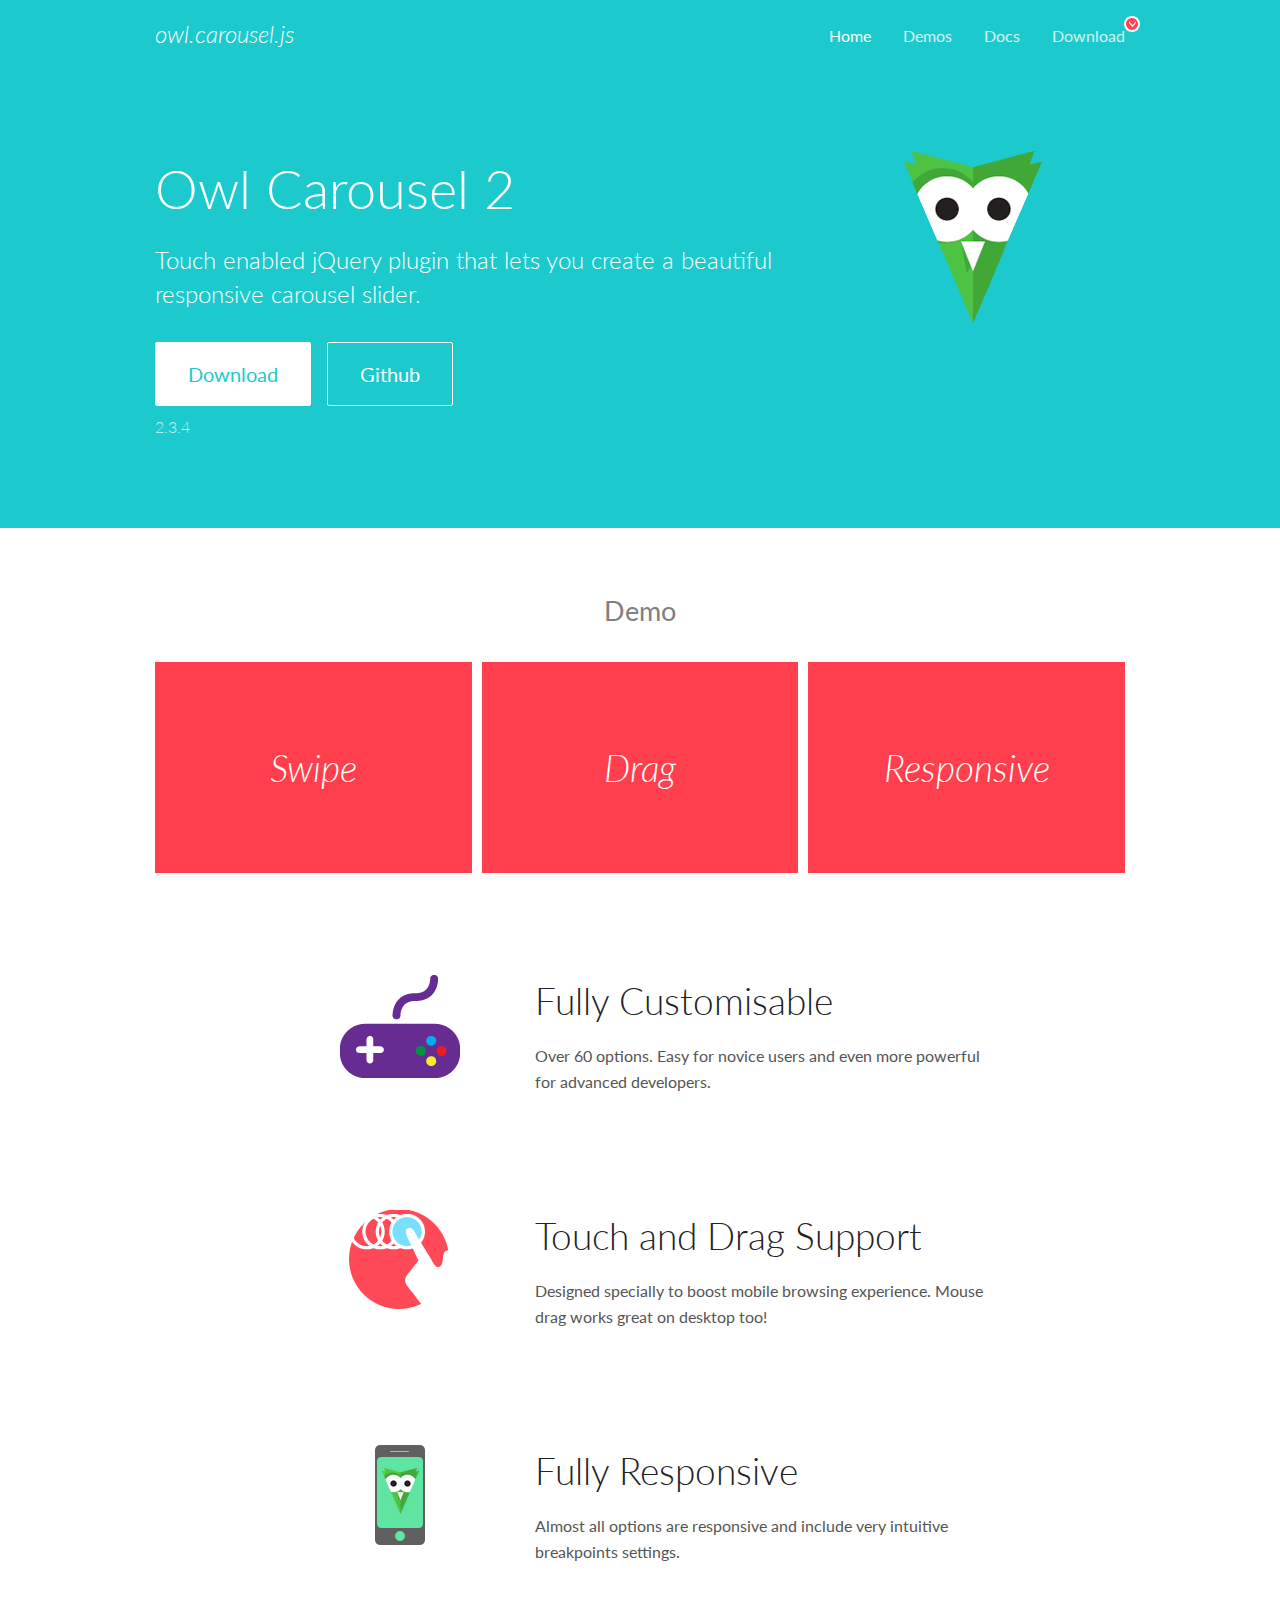
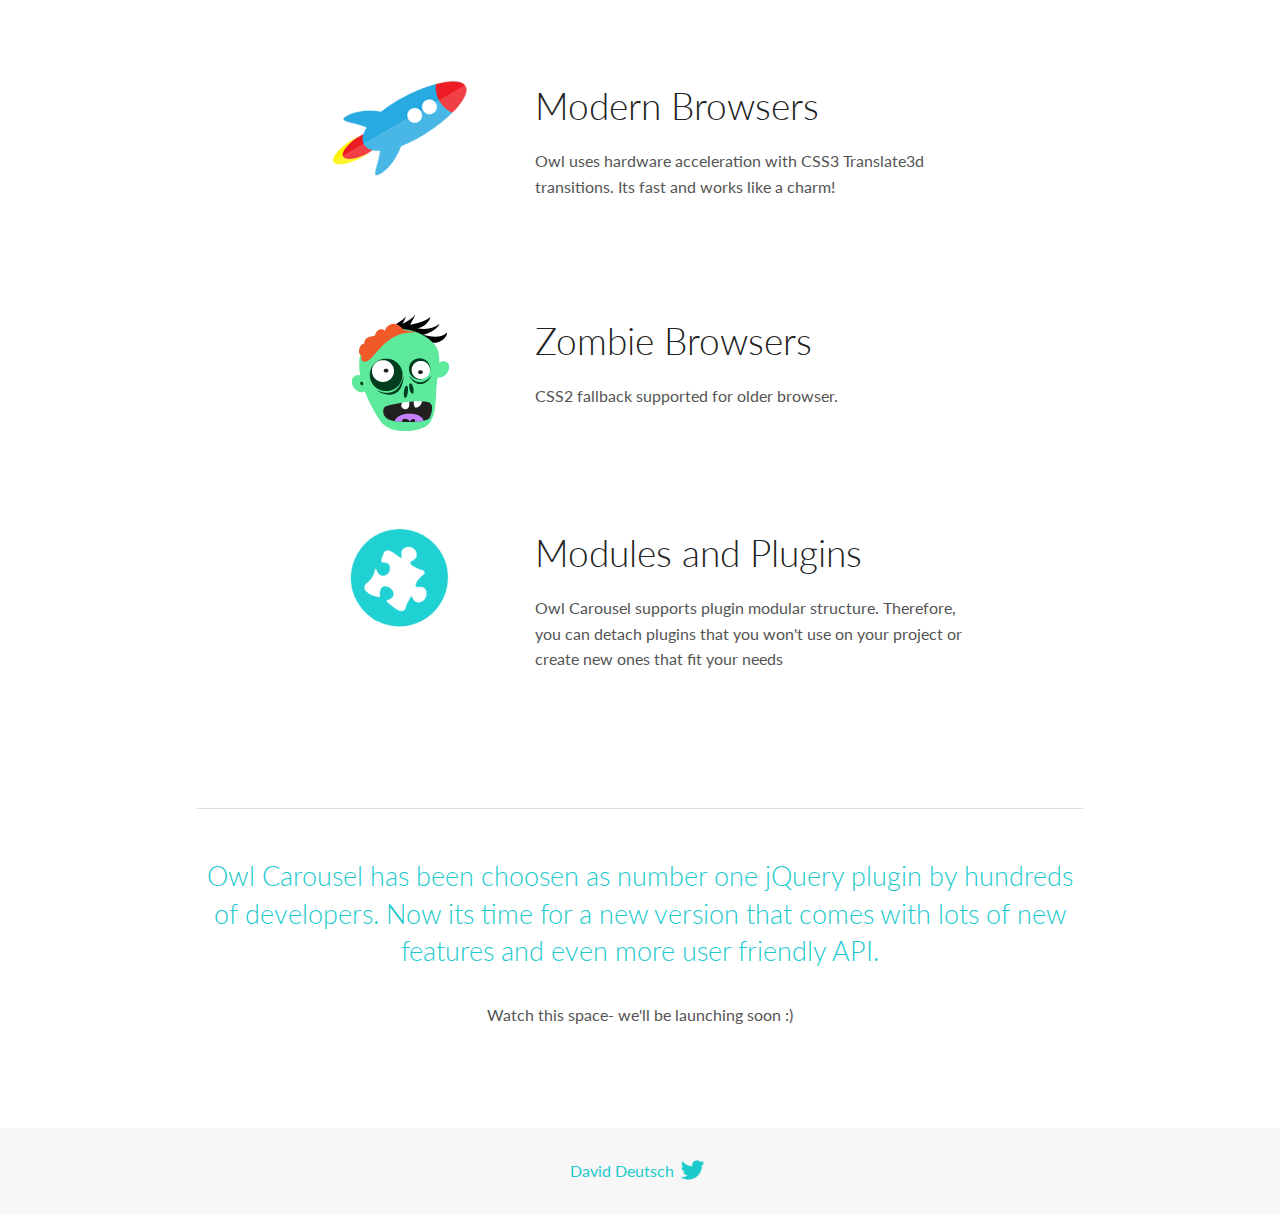
<file: owlcarousel/docs/index.html>
<!DOCTYPE html>
<html lang="en">
  <head>

    <!-- head -->
    <meta charset="utf-8">
    <meta name="msapplication-tap-highlight" content="no" />
    <meta name="viewport" content="width=device-width, initial-scale=1.0" />
    <meta name="description" content="Touch enabled jQuery plugin that lets you create beautiful responsive carousel slider.">
    <meta name="author" content="David Deutsch">
    <title>
      Home | Owl Carousel | 2.3.4
    </title>

    <!-- Stylesheets -->
    <link href='https://fonts.googleapis.com/css?family=Lato:300,400,700,400italic,300italic' rel='stylesheet' type='text/css'>
    <link rel="stylesheet" href="assets/css/docs.theme.min.css">

    <!-- Owl Stylesheets -->
    <link rel="stylesheet" href="assets/owlcarousel/assets/owl.carousel.min.css">
    <link rel="stylesheet" href="assets/owlcarousel/assets/owl.theme.default.min.css">

    <!-- HTML5 shim and Respond.js IE8 support of HTML5 elements and media queries -->

    <!--[if lt IE 9]>
      <script src="https://oss.maxcdn.com/libs/html5shiv/3.7.0/html5shiv.js"></script>
      <script src="https://oss.maxcdn.com/libs/respond.js/1.3.0/respond.min.js"></script>
    <![endif]-->

    <!-- Favicons -->
    <link rel="apple-touch-icon-precomposed" sizes="144x144" href="assets/ico/apple-touch-icon-144-precomposed.png">
    <link rel="shortcut icon" href="assets/ico/favicon.png">
    <link rel="shortcut icon" href="favicon.ico">

    <!-- Yeah i know js should not be in header. Its required for demos.-->

    <!-- javascript -->
    <script src="assets/vendors/jquery.min.js"></script>
    <script src="assets/owlcarousel/owl.carousel.js"></script>
  </head>
  <body>

    <!-- header -->
    <header class="header">
      <div class="row">
        <div class="large-12 columns">
          <div class="brand left">
            <h3>
              <a href="/OwlCarousel2/">owl.carousel.js</a> 
            </h3>
          </div>
          <a id="toggle-nav" class="right">
            <span></span> <span></span> <span></span> 
          </a> 
          <div class="nav-bar">
            <ul class="clearfix">
              <li class="active">
                <a href="/OwlCarousel2/index.html">Home</a> 
              </li>
              <li> <a href="/OwlCarousel2/demos/demos.html">Demos</a>  </li>
              <li> <a href="/OwlCarousel2/docs/started-welcome.html">Docs</a>  </li>
              <li>
                <a href="https://github.com/OwlCarousel2/OwlCarousel2/archive/2.3.4.zip">Download</a> 
                <span class="download"></span> 
              </li>
            </ul>
          </div>
        </div>
      </div>
    </header>

    <!-- home panel -->
    <section id="hero">
      <div class="row">
        <div class="large-8 medium-8 columns">
          <h1>Owl Carousel 2</h1>
          <h4>Touch enabled jQuery plugin that lets you create a beautiful responsive carousel slider.</h4>
          <a href="https://github.com/OwlCarousel2/OwlCarousel2/archive/2.3.4.zip" class="hero-button">Download</a> 
          <a href="https://github.com/OwlCarousel2/OwlCarousel2" class="hero-button outline">Github</a> 
          <p>2.3.4</p>
        </div>
        <div class="large-4 medium-4 columns">
          <img class="owl-logo" src="assets/img/owl-logo.png" alt="mr. Owl">
        </div>
      </div>
    </section>

    <!-- body -->
    <div class="home-demo">
      <div class="row">
        <div class="large-12 columns">
          <h3>Demo</h3>
          <div class="owl-carousel">
            <div class="item">
              <h2>Swipe</h2>
            </div>
            <div class="item">
              <h2>Drag</h2>
            </div>
            <div class="item">
              <h2>Responsive</h2>
            </div>
            <div class="item">
              <h2>CSS3</h2>
            </div>
            <div class="item">
              <h2>Fast</h2>
            </div>
            <div class="item">
              <h2>Easy</h2>
            </div>
            <div class="item">
              <h2>Free</h2>
            </div>
            <div class="item">
              <h2>Upgradable</h2>
            </div>
            <div class="item">
              <h2>Tons of options</h2>
            </div>
            <div class="item">
              <h2>Infinity</h2>
            </div>
            <div class="item">
              <h2>Auto Width</h2>
            </div>
          </div>
        </div>
      </div>
    </div>
    <script>
      var owl = $('.owl-carousel');
      owl.owlCarousel({
        margin: 10,
        loop: true,
        responsive: {
          0: {
            items: 1
          },
          600: {
            items: 2
          },
          1000: {
            items: 3
          }
        }
      })
    </script>

    <!-- features -->
    <div id="features">
      <div class="row">
        <div class="small-12 medium-9 small-centered columns">
          <section class="row feature">
            <div class="medium-4 small-12 columns">
              <img src="assets/img/feature-options.png" alt="">
            </div>
            <div class="medium-8 small-12 columns">
              <h2>Fully Customisable</h2>
              <p>Over 60 options. Easy for novice users and even more powerful for advanced developers.</p>
            </div>
          </section>
          <section class="row feature">
            <div class="medium-4 small-12 columns">
              <img src="assets/img/feature-drag.png" alt="">
            </div>
            <div class="medium-8 small-12 columns">
              <h2>Touch and Drag Support</h2>
              <p>Designed specially to boost mobile browsing experience. Mouse drag works great on desktop too!</p>
            </div>
          </section>
          <section class="row feature">
            <div class="medium-4 small-12 columns">
              <img src="assets/img/feature-responsive.png" alt="">
            </div>
            <div class="medium-8 small-12 columns">
              <h2>Fully Responsive</h2>
              <p>Almost all options are responsive and include very intuitive breakpoints settings.</p>
            </div>
          </section>
          <section class="row feature">
            <div class="medium-4 small-12 columns">
              <img src="assets/img/feature-modern.png" alt="">
            </div>
            <div class="medium-8 small-12 columns">
              <h2>Modern Browsers</h2>
              <p>Owl uses hardware acceleration with CSS3 Translate3d transitions. Its fast and works like a charm! </p>
            </div>
          </section>
          <section class="row feature">
            <div class="medium-4 small-12 columns">
              <img src="assets/img/feature-zombie.png" alt="">
            </div>
            <div class="medium-8 small-12 columns">
              <h2>Zombie Browsers</h2>
              <p>CSS2 fallback supported for older browser.</p>
            </div>
          </section>
          <section class="row feature">
            <div class="medium-4 small-12 columns">
              <img src="assets/img/feature-module.png" alt="">
            </div>
            <div class="medium-8 small-12 columns">
              <h2>Modules and Plugins</h2>
              <p>Owl Carousel supports plugin modular structure. Therefore, you can detach plugins that you won&#x27;t use on your project or create new ones that fit your needs</p>
            </div>
          </section>
        </div>
      </div>
    </div>

    <!-- footer -->
    <section id="teaser-text">
      <div class="row">
        <div class="small-12 medium-11 small-centered columns">
          <hr>
          <h3 id="owl-carousel-has-been-choosen-as-number-one-jquery-plugin-by-hundreds-of-developers-now-its-time-for-a-new-version-that-comes-with-lots-of-new-features-and-even-more-user-friendly-api-">Owl Carousel has been choosen as number one jQuery plugin by hundreds of developers. Now its time for a new version that comes with lots of new features and even more user friendly API.</h3>
          <p>Watch this space- we&#39;ll be launching soon :)</p>
        </div>
      </div>
    </section>

    <!-- footer -->
    <footer class="footer">
      <div class="row">
        <div class="large-12 columns">
          <h5>
            <a href="/OwlCarousel2/docs/support-contact.html">David Deutsch</a> 
            <a id="custom-tweet-button" href="https://twitter.com/share?url=https://github.com/OwlCarousel2/OwlCarousel2&text=Owl Carousel - This is so awesome! " target="_blank"></a> 
          </h5>
        </div>
      </div>
    </footer>

    <!-- vendors -->
    <script src="assets/vendors/highlight.js"></script>
    <script src="assets/js/app.js"></script>
  </body>
</html>
</file>
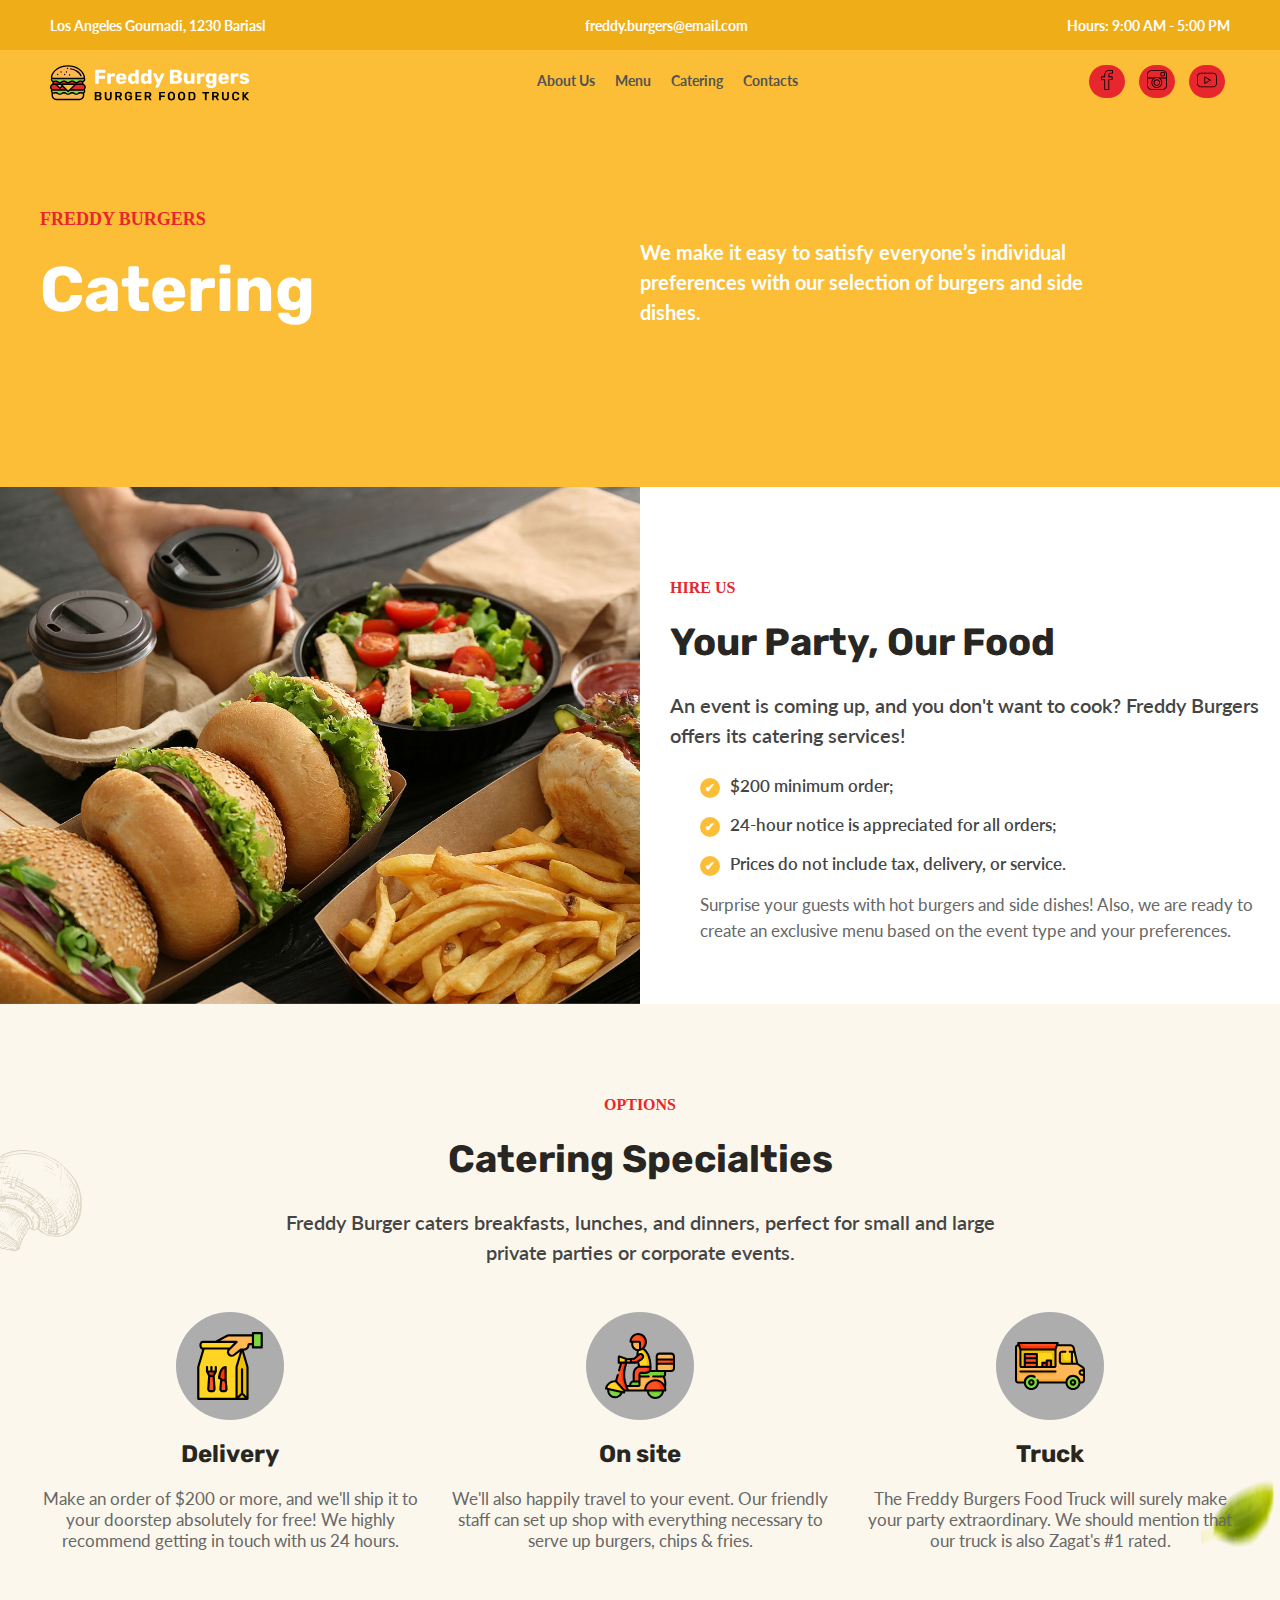
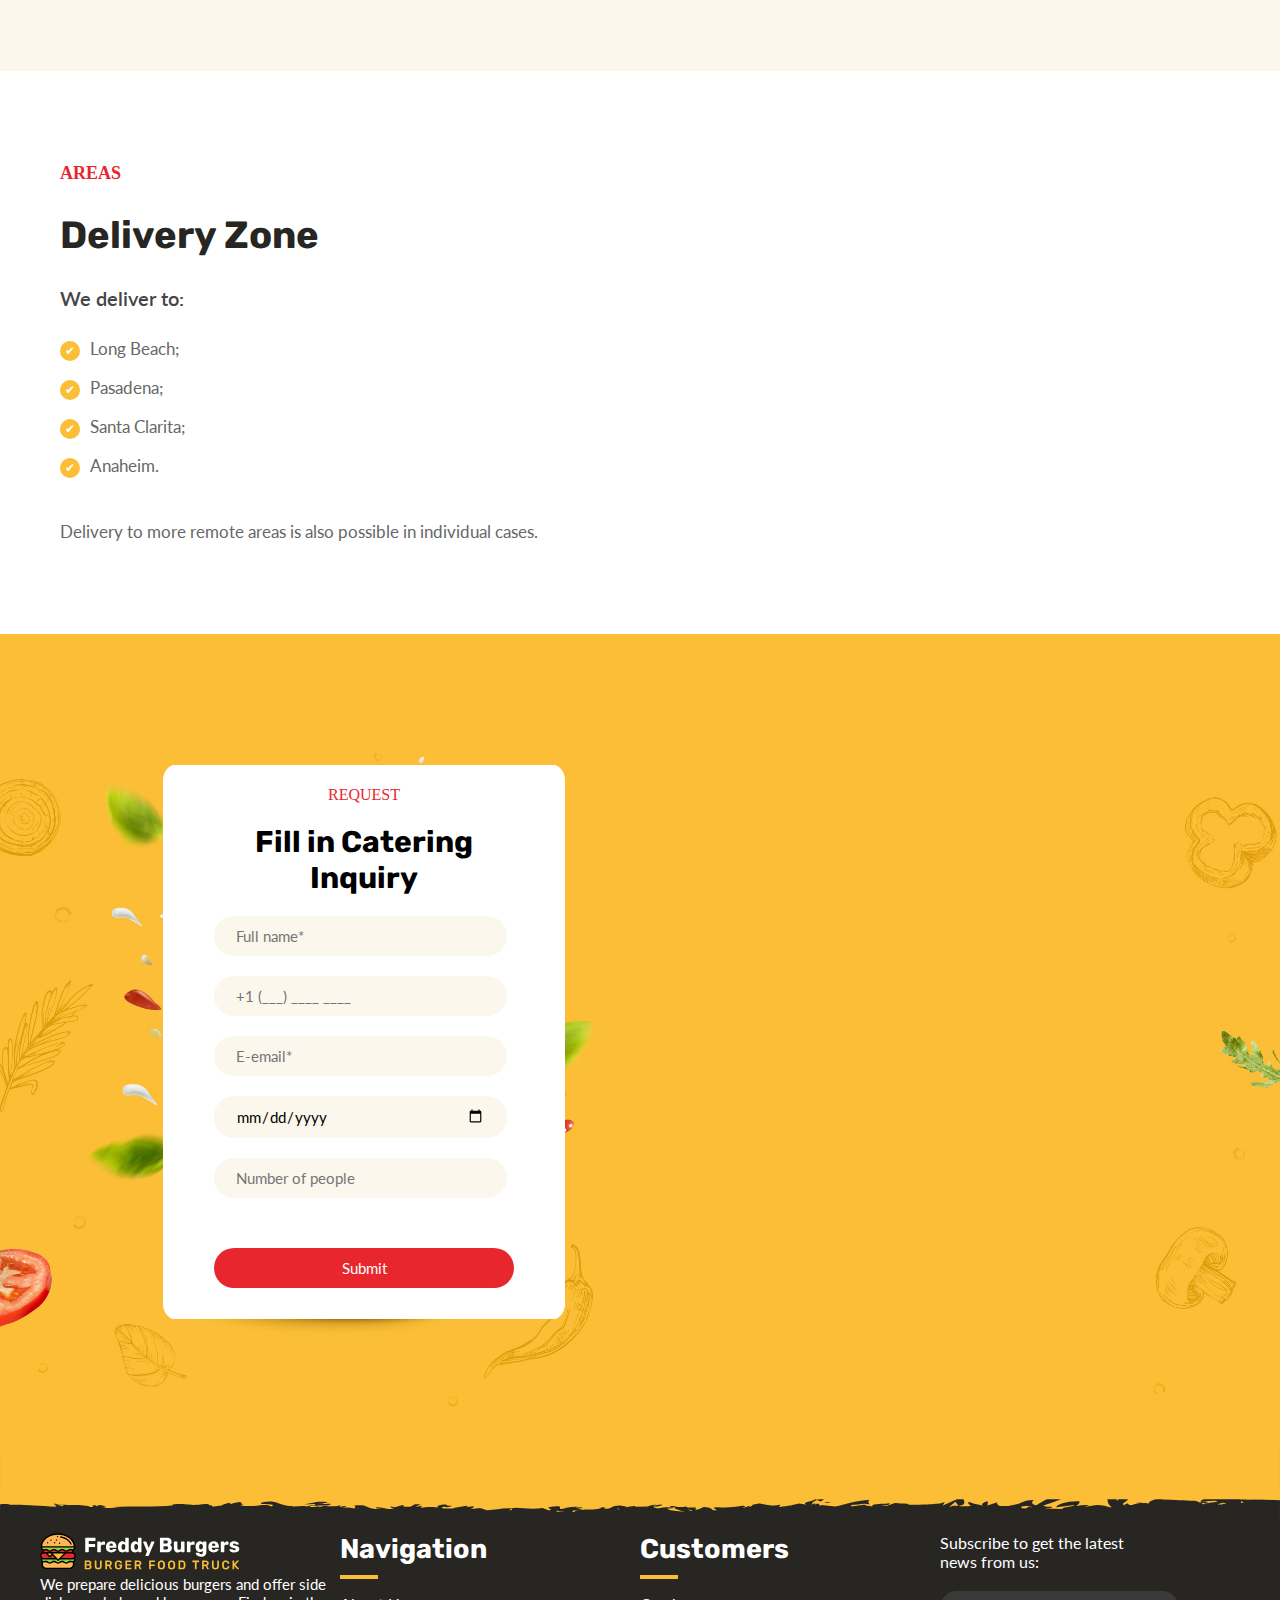
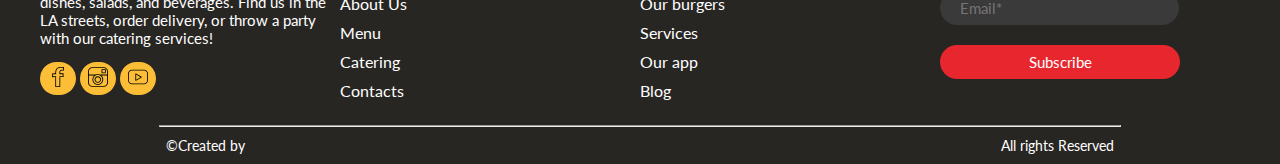
<file: catering.html>
<!DOCTYPE html>
<html lang="en">

<head>
    <meta charset="UTF-8">
    <meta http-equiv="X-UA-Compatible" content="IE=edge">
    <meta name="viewport" content="width=device-width, initial-scale=1.0">
    <title>Catering</title>
    <link rel="icon" href="img/favicon.png" type="image/png">
    <link rel="stylesheet" type="text/css" href="css/index.css">
</head>

<div class="wrapper">
    <!-- YULІІА MELNYК test comment----->

    <body>
        <header class="header header__about-page">
            <div class="general__information__desktop">
                <div class="gi__container">
                    <div class="gen-inf__text">Los Angeles Gournadi, 1230 Bariasl</div>
                    <div class="gen-inf__text">freddy.burgers@email.com</div>
                    <div class="gen-inf__text">Hours: 9:00 AM - 5:00 PM</div>
                </div>
            </div>
            <nav class="header__nav">
                <div class="hn__container">
                    <div class="header__nav-logo">
                        <a href="index.html">
                            <img class="header__main-logo-img" src="img/main_logo.svg" alt="Web-site Logo" /></a>
                        <div class="burger__menu"><span></span></div>
                    </div>
                    <nav class="header__nav-menu">
                        <a href="about.html" class="menu-link">About Us</a>
                        <a href="" class="menu-link">Menu</a>
                        <a href="catering.html" class="menu-link">Catering</a>
                        <a href="contacts_page.html" class="menu-link">Contacts</a>
                    </nav>
                    <div class="header__social-networks">
                        <a href="" class="sn-link-fb sn-link button"><img src="img/fb_logo.svg" alt="FB logo" /></a>
                        <a href="" class="sn-link-inst sn-link button"><img src="img/inst_logo.svg"
                                alt="INST logo" /></a>
                        <a href="" class="sn-link-yt sn-link button"><img src="img/yt_logo.svg" alt="YT logo" /></a>
                    </div>
                    <div class="header-navigation__wrapper">
                        <nav class="header__nav-menu__mobile">
                            <a href="about.html" class="menu-link">About Us</a>
                            <a href="" class="menu-link">Menu</a>
                            <a href="catering.html" class="menu-link">Catering</a>
                            <a href="contacts_page.html" class="menu-link">Contacts</a>
                        </nav>
                        <div class="general__information__mobile">
                            <div class="gi__container">
                                <div class="gen-inf__text">
                                    Los Angeles Gournadi, 1230 Bariasl
                                </div>
                                <div class="gen-inf__text">freddy.burgers@email.com</div>
                                <div class="gen-inf__text">Hours: 9:00 AM - 5:00 PM</div>
                            </div>
                        </div>
                        <div class="header__social-networks__mobile">
                            <a href="" class="sn-link-fb sn-link button"><img src="img/fb_logo.svg" alt="FB logo" /></a>
                            <a href="" class="sn-link-inst sn-link button"><img src="img/inst_logo.svg"
                                    alt="INST logo" /></a>
                            <a href="" class="sn-link-yt sn-link button"><img src="img/yt_logo.svg" alt="YT logo" /></a>
                        </div>
                    </div>
                </div>
            </nav>
            <div class="header__banner">
                <div class="header__banner-container catering__banner-container">
                    <div class="header__banner-holder">
                        <h2 class="header__banner-title section__heading">FREDDY BURGERS</h2>
                        <h1 class="header__banner-subtitle">Catering</h1>
                    </div>
                    <p class="header__banner-text">
                        We make it easy to satisfy everyone’s individual preferences with our selection of burgers and
                        side
                        dishes.
                    </p>
                </div>
            </div>
        </header>
        <main class="page__catering-main">
            <!-- =============== section catering  ================ -->
            <section class="section__catering-section">
                <!-- ===== img/left ======== -->
                <div class="section__catering-image">
                    <img src="img/catering-page-burger-set.jpg" alt="burger set">
                </div>
                <!-- ===== text/right ======== -->
                <div class="section__catering-post">
                    <div class="catering__slogan-text ">
                        <h2 id="catering" class="section__catering-post-heading section__heading">HIRE US</h2>
                        <p class="catering__slogan">Your Party, Our Food</p>
                    </div>
                    <p class="catering__promo-text">An event is coming up, and you don't want to cook? Freddy Burgers
                        offers
                        its catering
                        services!</p>

                    <div class="catering__post-listmenu about__post-listmenu">
                        <div class="catering__post-list">
                            <p class="catering__post-list-item">$200 minimum order;</p>
                            <p class="catering__post-list-item">24-hour notice is appreciated for all orders;</p>
                            <p class="catering__post-list-item">Prices do not include tax, delivery, or service.</p>
                        </div>
                        <p class="catering__post-text-box catering__post-text">Surprise your guests with hot burgers and
                            side
                            dishes! Also, we are
                            ready to create an exclusive menu based on the event type and your preferences.</p>
                    </div>
                </div>
            </section>
            <section class="section__catering-cards">
                <div class="section__catering-cards_container">
                    <div class="section__catering-cards_top-text">
                        <h2 class="section__catering-post-heading section__heading options_heading">
                            OPTIONS
                        </h2>
                        <p class="catering__slogan options_heading">
                            Catering Specialties
                        </p>
                        <p class="section__catering-cards_promo-text catering__promo-text">
                            Freddy Burger caters breakfasts, lunches, and dinners, perfect for small and large</p>
                        </p>
                        <p
                            class="section__catering-cards_promo-text catering__promo-text catering__page-cards_promo-text_second-line">
                            private parties or corporate events.</p>
                    </div>
                    <div class="section__catering-cards_cards-container">
                        <div class="section__catering-cards_card-block">
                            <div class="img-catering_holder">
                                <div class="img-catering_holder-container"><img
                                        class="section__catering-cards_card-image" src="img/catering-delivery-icon.svg"
                                        alt="delivery icon"></div>
                            </div>
                            <h3 class="section__catering-cards_card-title">Delivery</h3>
                            <p class="section__catering-cards_card-subtitle">
                                Make an order of $200 or more, and we'll ship it to your doorstep absolutely for free!
                                We highly
                                recommend getting in touch with us 24 hours.
                            </p>
                        </div>
                        <div class="section__catering-cards_card-block">
                            <div class="img-catering_holder">
                                <div class="img-catering_holder-container"><img
                                        class="section__catering-cards_card-image"
                                        src="img/catering-delivery-man-icon.svg" alt="delivery man icon"></div>
                            </div>
                            <h3 class="section__catering-cards_card-title">On site</h3>
                            <p class="section__catering-cards_card-subtitle">
                                We'll also happily travel to your event. Our friendly staff can set up shop with
                                everything
                                necessary to serve up burgers, chips & fries.
                            </p>
                        </div>
                        <div class="section__catering-cards_card-block">
                            <div class="img-catering_holder">
                                <div class="img-catering_holder-container"><img
                                        class="section__catering-cards_card-image"
                                        src="img/catering-food-truck-icon.svg" alt="food truck icon"></div>
                            </div>
                            <h3 class="section__catering-cards_card-title">Truck</h3>
                            <p class="section__catering-cards_card-subtitle">
                                The Freddy Burgers Food Truck will surely make your party extraordinary. We should
                                mention that
                                our truck is also Zagat's #1 rated.
                            </p>
                        </div>
                    </div>
                </div>
            </section>
            <section class="section__delivery">
                <div class="section__delivery_container">
                    <div class="section__delivery_text-block">
                        <h2 class="section__delivery_text-block_title section__heading">AREAS</h2>
                        <p class="section__delivery_text-block_subtitle catering__slogan">
                            Delivery Zone
                        </p>
                        <p class="section__delivery_text-block_text">
                            We deliver to:
                        </p>
                        <div class="section__delivery_text-block-listmenu about__post-listmenu">
                            <div class="delivery_text-list">
                                <p class="delivery_text-list-item">Long Beach;</p>
                                <p class="delivery_text-list-item">Pasadena;</p>
                                <p class="delivery_text-list-item">Santa Clarita;</p>
                                <p class="delivery_text-list-item">Anaheim.</p>
                            </div>
                        </div>
                        <div class="delivery_text-block_subtext">
                            <p>Delivery to more remote areas is also possible in individual cases.</p>
                        </div>
                    </div>
                </div>
                <div class="section__delivery_container-map">
                    <iframe
                        src="https://www.google.com/maps/embed?pb=!1m18!1m12!1m3!1d3305.8867236556184!2d-118.25554807198702!3d34.04677671858012!2m3!1f0!2f0!3f0!3m2!1i1024!2i768!4f13.1!3m3!1m2!1s0x80c2c64a950bffd5%3A0xa51c7cf9744f8a6b!2zQlJPQURXQVkgQVJDQURFIEJVSUxESU5HLCBMb3MgQW5nZWxlcywgQ0EgOTAwMTMsINCh0L_QvtC70YPRh9C10L3RliDQqNGC0LDRgtC4INCQ0LzQtdGA0LjQutC4!5e0!3m2!1suk!2sua!4v1655423288387!5m2!1suk!2sua"
                        width="600" height="450" style="border:0;" allowfullscreen="" loading="lazy"
                        referrerpolicy="no-referrer-when-downgrade"></iframe>
                </div>
            </section>
            <section class="section__catering-form">
                <div class="section__catering_container">
                    <div class="catering-form_container">
                        <form id="my-form" class="catering__request__form" action="https://formspree.io/f/xdobrkpg"
                            method="post">
                            <div class="catering-page_form-box">
                                <fieldset class="catering_form-box">
                                    <h2 class="form__header">REQUEST</h2>
                                    <p class="form__headline">Fill in Catering Inquiry</p>
                                    <input class="form__input__field full_name" type="text" name="full_name"
                                        placeholder="Full name*" required>
                                    <input class="form__input__field phone_number" type="tel" name="phone_number"
                                        placeholder="+1 (___) ____ ____" required>
                                    <input class="form__input__field email" type="email" name="email"
                                        placeholder="E-email*" pattern="[a-z0-9!#$%&'*+/=?^_`{|}~-]+(?:\.[a-z0-9!#$%&'*+/=?^_`{|}~-]+)*@(?:[a-z0-9](?:[a-z0-9-]*[a-z0-9])?\.)+[a-z0-9](?:[a-z0-9-]*[a-z0-9])?" required>
                                    <input class="form__input__field event_date" type="date" name="event_date"
                                        placeholder="Choose Event Date" onfocus="(this.type='date')" required>
                                    <input class="form__input__field number_of_people" type="number"
                                        name="number_of_people" placeholder="Number of people" required>
                                    <input class="form__button" type="submit" value="Submit">
                                    <div class="my-form-status_container" id="my-form-status"></div>
                                </fieldset>
                            </div>
                        </form>
                    </div>
                </div>
            </section>
            <div class="catering__page_divider-bottom"></div>
        </main>
        <footer>
            <div class="footer__container">
              <div class="footer__nav-block">
                <div class="footer__nav-logo">
                  <a href="index.html">
                    <img
                      class="fn__logo-icon"
                      src="img/footer_logo.svg"
                      alt="footer Web-site Logo"
                    />
                  </a>
                  <p class="footer__text">
                    We prepare delicious burgers and offer side dishes, salads, and
                    beverages. Find us in the LA streets, order delivery, or throw a
                    party with our catering services!
                  </p>
                </div>
                <div class="footer__social-networks">
                  <a href="" class="fsn-link-fb fsn-link"
                    ><img src="img/fb_logo.svg" alt="FB logo"
                  /></a>
                  <a href="" class="fsn-link-inst fsn-link"
                    ><img src="img/inst_logo.svg" alt="INST logo"
                  /></a>
                  <a href="" class="fsn-link-yt fsn-link"
                    ><img src="img/yt_logo.svg" alt="YT logo"
                  /></a>
                </div>
              </div>
              <nav class="footer__nav-menu">
                <h3 class="footer__nav-subtitle">Navigation</h3>
                <div class="footer-nav__line"></div>
                <div class="footer__nav-link-list">
                  <a href="#about" class="foot__menu-link">About Us</a>
                  <a href="" class="foot__menu-link">Menu</a>
                  <a href="" class="foot__menu-link">Catering</a>
                  <a href="" class="foot__menu-link">Contacts</a>
                </div>
              </nav>
              <nav class="footer__nav-customer">
                <h3 class="footer__nav-subtitle">Customers</h3>
                <div class="footer-nav__line"></div>
                <div class="footer__nav-link-list">
                  <a href="" class="foot__menu-link">Our burgers</a>
                  <a href="" class="foot__menu-link">Services</a>
                  <a href="" class="foot__menu-link">Our app</a>
                  <a href="" class="foot__menu-link">Blog</a>
                </div>
              </nav>
              <div class="footer__email">
                <p class="footer__email-text">
                  Subscribe to get the latest news from us:
                </p>
                <div id="footer-email__container">
                  <form
                    id="footer-subscribe__form"
                    action="https://formspree.io/f/xwkydyej"
                    method="POST"
                  >
                    <input
                      class="footer-input__email"
                      type="email"
                      name="email"
                      placeholder="Email*"
                    />
                    <button id="footer-button_submit" class="button" type="submit">
                      Subscribe
                    </button>
                    <p id="subsribing-status" class="subscribe-status"></p>
                  </form>
                </div>
              </div>
            </div>
            <hr class="footer__line" />
            <div class="footer__rights">
              <p class="footer__rights-text frt__cr">©Created by</p>
              <p class="footer__rights-text frt__rights">All rights Reserved</p>
            </div>
          </footer>
        <script src="js/header__burger-menu.js"></script>
        <script src="js/contact-form-catering-page.js"></script>
        <script src="js/footer-email_form.js"></script>
    </body>
</div>

</html>
</file>
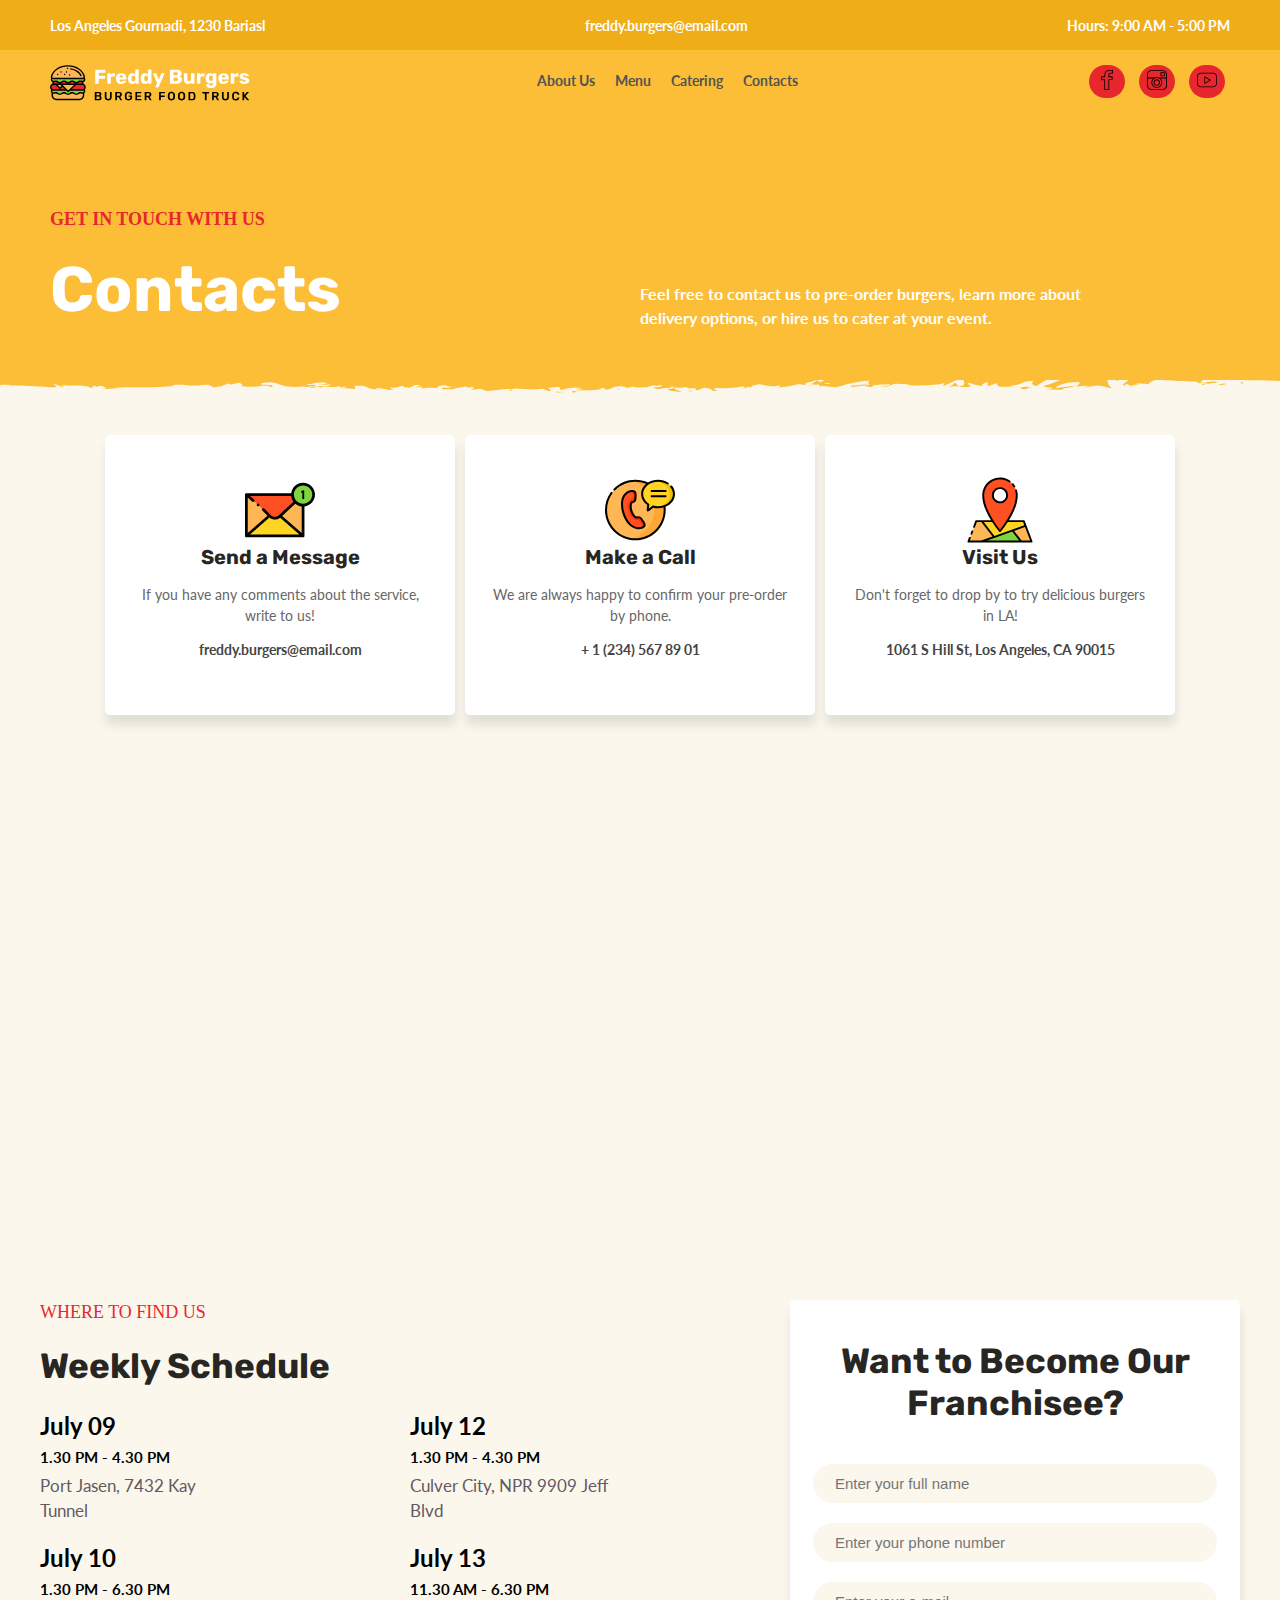
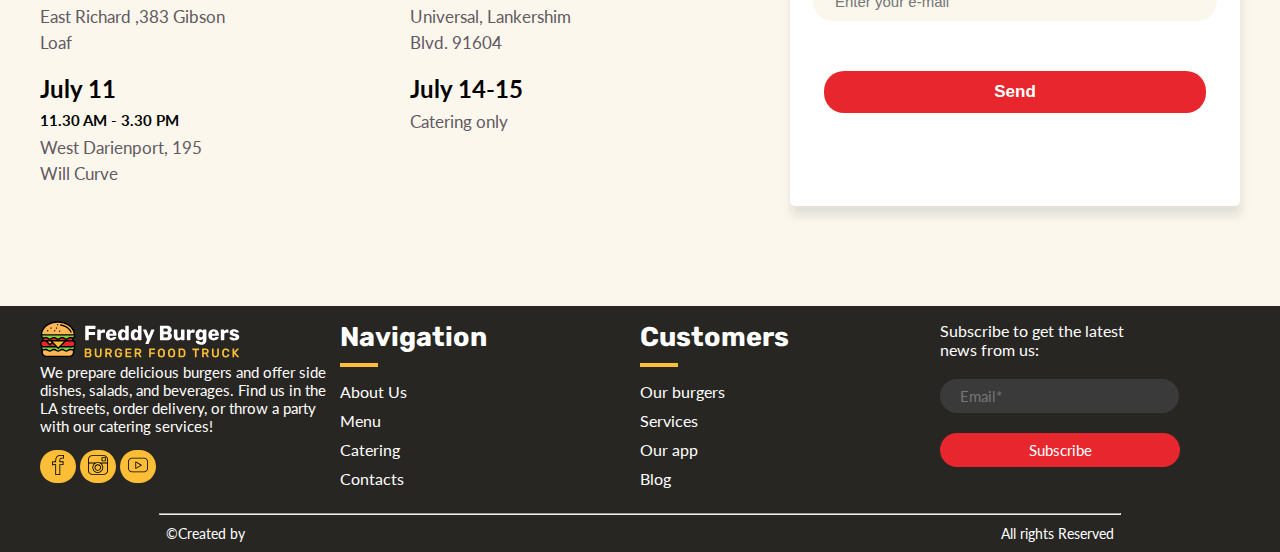
<file: contacts_page.html>
<!DOCTYPE html>
<html lang="en">

<head>
  <meta charset="UTF-8" />
  <meta http-equiv="X-UA-Compatible" content="IE=edge" />
  <meta name="viewport" content="width=device-width, initial-scale=1.0" />
  <title>Burgers food truck</title>
  <link rel="icon" href="img/favicon.png" type="image/png" />
  <link rel="stylesheet" type="text/css" href="css/contacts_page_import.css" />
</head>

<body>
  <header class="header">
    <div class="general__information__desktop">
      <div class="gi__container">
        <div class="gen-inf__text">Los Angeles Gournadi, 1230 Bariasl</div>
        <div class="gen-inf__text">freddy.burgers@email.com</div>
        <div class="gen-inf__text">Hours: 9:00 AM - 5:00 PM</div>
      </div>
    </div>
    <nav class="header__nav">
      <div class="hn__container">
        <div class="header__nav-logo">
          <a href="index.html">
            <img class="header__main-logo-img" src="img/main_logo.svg" alt="Web-site Logo" /></a>
          <div class="burger__menu"><span></span></div>
        </div>
        <nav class="header__nav-menu">
          <a href="about.html" class="menu-link">About Us</a>
          <a href="" class="menu-link">Menu</a>
          <a href="catering.html" class="menu-link">Catering</a>
          <a href="contacts_page.html" class="menu-link">Contacts</a>
        </nav>
        <div class="header__social-networks">
          <a href="" class="sn-link-fb sn-link button"><img src="img/fb_logo.svg" alt="FB logo" /></a>
          <a href="" class="sn-link-inst sn-link button"><img src="img/inst_logo.svg" alt="INST logo" /></a>
          <a href="" class="sn-link-yt sn-link button"><img src="img/yt_logo.svg" alt="YT logo" /></a>
        </div>
        <div class="header-navigation__wrapper">
          <nav class="header__nav-menu__mobile">
            <a href="about.html" class="menu-link">About Us</a>
            <a href="" class="menu-link">Menu</a>
            <a href="catering.html" class="menu-link">Catering</a>
            <a href="contacts_page.html" class="menu-link">Contacts</a>
          </nav>
          <div class="general__information__mobile">
            <div class="gi__container">
              <div class="gen-inf__text">
                Los Angeles Gournadi, 1230 Bariasl
              </div>
              <div class="gen-inf__text">freddy.burgers@email.com</div>
              <div class="gen-inf__text">Hours: 9:00 AM - 5:00 PM</div>
            </div>
          </div>
          <div class="header__social-networks__mobile">
            <a href="" class="sn-link-fb sn-link button"><img src="img/fb_logo.svg" alt="FB logo" /></a>
            <a href="" class="sn-link-inst sn-link button"><img src="img/inst_logo.svg" alt="INST logo" /></a>
            <a href="" class="sn-link-yt sn-link button"><img src="img/yt_logo.svg" alt="YT logo" /></a>
          </div>
        </div>
      </div>
    </nav>
    <div class="header__banner">
      <div class="hb__container">
        <h2 class="header__banner-title section__heading">
          GET IN TOUCH WITH US
        </h2>
        <div class="hb-text__container">
          <h1 class="header__banner-supertitle">Contacts</h1>
          <p class="header__banner-text">
            Feel free to contact us to pre-order burgers, learn more about
            delivery options, or hire us to cater at your event.
          </p>
        </div>
      </div>
    </div>
  </header>
  <main>
    <img class="header__divider" src="img/divider_yellow-white.svg" alt="divider" />
    <div class="cards__container">
      <div class="card__box"><img class="contacts-card__icon" src="img/messages_icon.svg" alt="messages icon">
        <h3 class="card-box__title">Send a Message</h3>
        <p class="contacts-card__text">If you have any comments about the service, write to us!</p>
        <a class="contacts-card__subtext" href="mailto:freddy.burgers@email.com">freddy.burgers@email.com</a>
      </div>
      <div class="card__box"><img class="contacts-card__icon" src="img/calling_icon.svg" alt="calling icon">
        <h3 class="card-box__title">Make a Call</h3>
        <p class="contacts-card__text">We are always happy to confirm your pre-order by phone.</p>
        <a class="contacts-card__subtext" href="tel:12345678901">+ 1 (234) 567 89 01</a>
      </div>
      <div class="card__box"><img class="contacts-card__icon" src="img/location_icon.svg" alt="locationicon">
        <h3 class="card-box__title">Visit Us</h3>
        <p class="contacts-card__text">Don't forget to drop by to try delicious burgers in LA!</p>
        <p class="contacts-card__subtext">1061 S Hill St, Los Angeles, CA 90015</p>
      </div>
    </div>
    <div class="contacts-map__container"><iframe src="https://www.google.com/maps/embed?pb=!1m18!1m12!1m3!1d3306.136300987718!2d-118.2599462!3d34.0403746!2m3!1f0!2f0!3f0!3m2!1i1024!2i768!4f13.1!3m3!1m2!1s0x80c2c7c972d88885%3A0x562f89969b44474f!2s1061%20S%20Hill%20St%2C%20Los%20Angeles%2C%20CA%2090015%2C%20USA!5e0!3m2!1sen!2sua!4v1657105569675!5m2!1sen!2sua" width="600" height="450" style="border:0;" allowfullscreen="" loading="lazy" referrerpolicy="no-referrer-when-downgrade"></iframe></div>
    <!-- Iryna Kukhtyk start -->
    <section class="find-us">
      <div class="find-us__container">
        <div class="find-us__info">
          <div class="find-us__info-header">
            <div class="info-header__title section__heading">WHERE TO FIND US</div>
            <div class="info-header__subtitle slogan-text">Weekly Schedule</div>
          </div>
          <div class="find-us__info-schedule">
            <div class="info-schedule">
              <div class="info-schedule__card">
                <div class="card__day">
                  <p>July 09</p>
                </div>
                <div class="card__time">1.30 PM - 4.30 PM</div>
                <div class="card__address">Port Jasen, 7432 Kay Tunnel</div>
              </div>
              <div class="info-schedule__card">
                <div class="card__day">July 10</div>
                <div class="card__time">1.30 PM - 6.30 PM</div>
                <div class="card__address">East Richard ,383 Gibson Loaf</div>
              </div>
              <div class="info-schedule__card">
                <div class="card__day">July 11</div>
                <div class="card__time">11.30 AM - 3.30 PM</div>
                <div class="card__address">West Darienport, 195 Will Curve</div>
              </div>
            </div>
            <div class="info-schedule">
              <div class="info-schedule__card">
                <div class="card__day">July 12</div>
                <div class="card__time">1.30 PM - 4.30 PM</div>
                <div class="card__address">Culver City, NPR 9909 Jeff Blvd</div>
              </div>
              <div class="info-schedule__card">
                <div class="card__day">July 13</div>
                <div class="card__time">11.30 AM - 6.30 PM</div>
                <div class="card__address">Universal, Lankershim Blvd. 91604</div>
              </div>
              <div class="info-schedule__card">
                <div class="card__day">July 14-15</div>
                <div class="card__time"></div>
                <div class="card__address">Catering only</div>
              </div>
            </div>
          </div>
        </div>
        <div class="find-us__form">
          <div class="find-us__form-title slogan-text">Want to Become Our Franchisee?</div>
          <form action="#" name="ourFranchisee" method="get" enctype="multipart/form-data">
            <div class="find-us__form-item">
              <input type="text" name="inputName" required placeholder="Enter your full name" />
            </div>
            <div class="find-us__form-item">
              <input type="number" name="inputPhone" required placeholder="Enter your phone number" min="10" />
            </div>
            <div class="find-us__form-item">
              <input type="email" name="inputEmail" required placeholder="Enter your e-mail" />
            </div>
            <div class="find-us__form-item">
              <button type="submit" name="submitFran">Send</button>
            </div>
          </form>
        </div>
      </div>
    </section>
    <!--Iryna Kukhtyk end -->
  </main>
  <footer>
    <div class="footer__container">
      <div class="footer__nav-block">
        <div class="footer__nav-logo">
          <a href="index.html">
            <img
              class="fn__logo-icon"
              src="img/footer_logo.svg"
              alt="footer Web-site Logo"
            />
          </a>
          <p class="footer__text">
            We prepare delicious burgers and offer side dishes, salads, and
            beverages. Find us in the LA streets, order delivery, or throw a
            party with our catering services!
          </p>
        </div>
        <div class="footer__social-networks">
          <a href="" class="fsn-link-fb fsn-link"
            ><img src="img/fb_logo.svg" alt="FB logo"
          /></a>
          <a href="" class="fsn-link-inst fsn-link"
            ><img src="img/inst_logo.svg" alt="INST logo"
          /></a>
          <a href="" class="fsn-link-yt fsn-link"
            ><img src="img/yt_logo.svg" alt="YT logo"
          /></a>
        </div>
      </div>
      <nav class="footer__nav-menu">
        <h3 class="footer__nav-subtitle">Navigation</h3>
        <div class="footer-nav__line"></div>
        <div class="footer__nav-link-list">
          <a href="#about" class="foot__menu-link">About Us</a>
          <a href="" class="foot__menu-link">Menu</a>
          <a href="" class="foot__menu-link">Catering</a>
          <a href="" class="foot__menu-link">Contacts</a>
        </div>
      </nav>
      <nav class="footer__nav-customer">
        <h3 class="footer__nav-subtitle">Customers</h3>
        <div class="footer-nav__line"></div>
        <div class="footer__nav-link-list">
          <a href="" class="foot__menu-link">Our burgers</a>
          <a href="" class="foot__menu-link">Services</a>
          <a href="" class="foot__menu-link">Our app</a>
          <a href="" class="foot__menu-link">Blog</a>
        </div>
      </nav>
      <div class="footer__email">
        <p class="footer__email-text">
          Subscribe to get the latest news from us:
        </p>
        <div id="footer-email__container">
          <form
            id="footer-subscribe__form"
            action="https://formspree.io/f/xwkydyej"
            method="POST"
          >
            <input
              class="footer-input__email"
              type="email"
              name="email"
              placeholder="Email*"
            />
            <button id="footer-button_submit" class="button" type="submit">
              Subscribe
            </button>
            <p id="subsribing-status" class="subscribe-status"></p>
          </form>
        </div>
      </div>
    </div>
    <hr class="footer__line" />
    <div class="footer__rights">
      <p class="footer__rights-text frt__cr">©Created by</p>
      <p class="footer__rights-text frt__rights">All rights Reserved</p>
    </div>
  </footer>
  <script src="js/header__burger-menu.js"></script>
  <script src="js/footer-email_form.js"></script>
  <script src="js/our-franchisee_contact-form.js"></script>
</body>

</html>
</file>
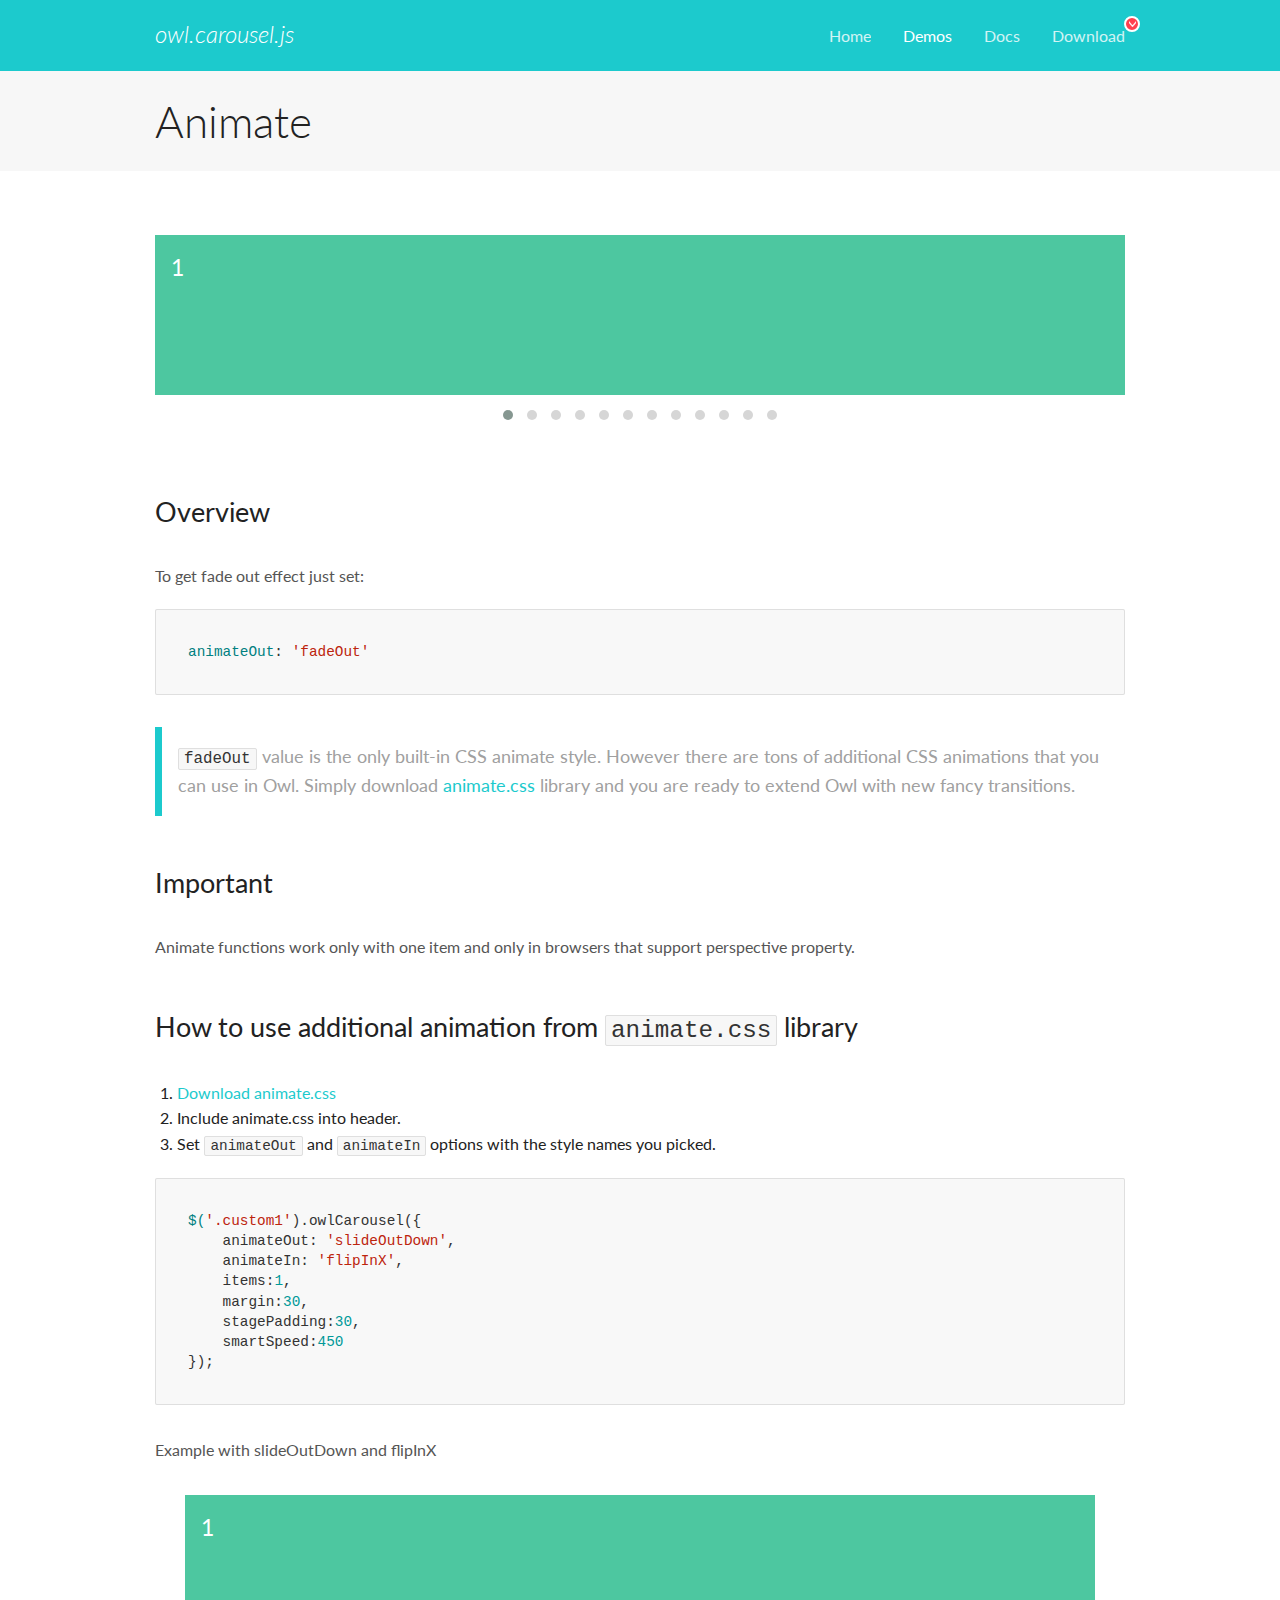
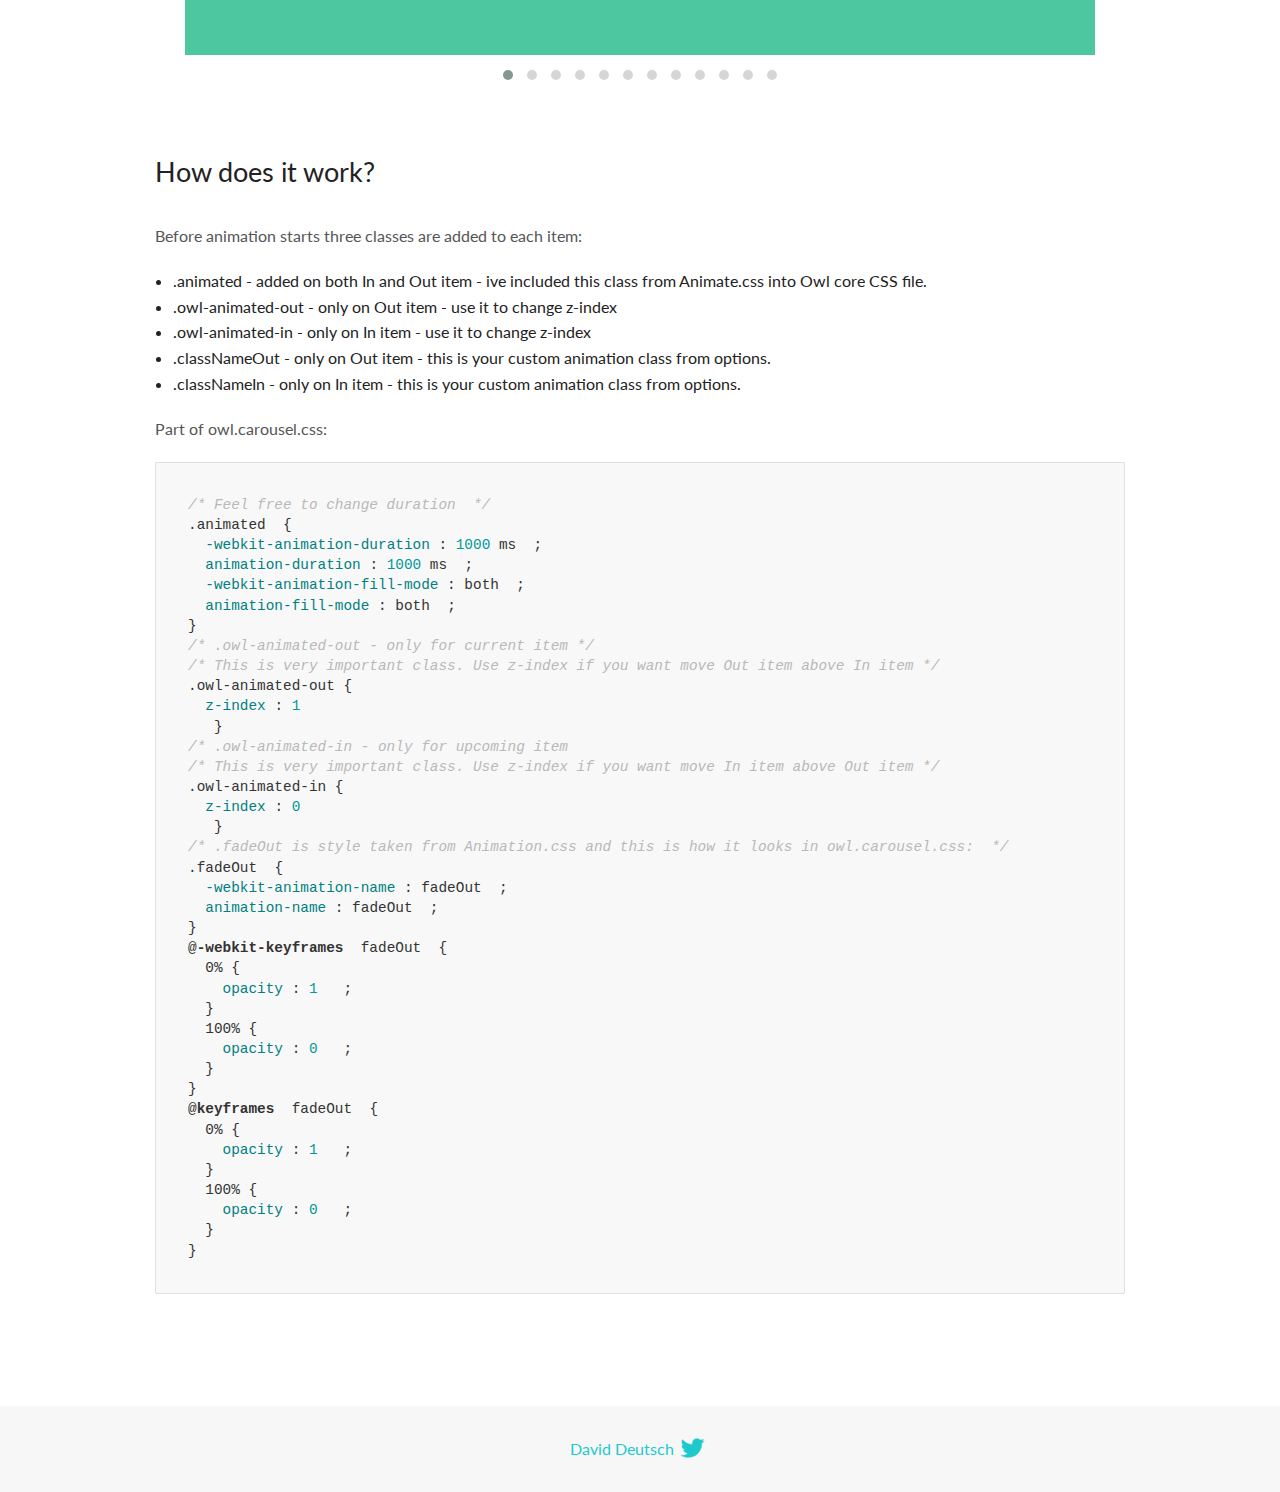
<file: owlcarousel/docs/demos/animate.html>
<!DOCTYPE html>
<html lang="en">
  <head>

    <!-- head -->
    <meta charset="utf-8">
    <meta name="msapplication-tap-highlight" content="no" />
    <meta name="viewport" content="width=device-width, initial-scale=1.0" />
    <meta name="description" content="Animate carousel">
    <meta name="author" content="David Deutsch">
    <title>
      Animate Demo | Owl Carousel | 2.3.4
    </title>

    <!-- Stylesheets -->
    <link href='https://fonts.googleapis.com/css?family=Lato:300,400,700,400italic,300italic' rel='stylesheet' type='text/css'>
    <link rel="stylesheet" href="../assets/css/docs.theme.min.css">

    <!-- Owl Stylesheets -->
    <link rel="stylesheet" href="../assets/owlcarousel/assets/owl.carousel.min.css">
    <link rel="stylesheet" href="../assets/owlcarousel/assets/owl.theme.default.min.css">

    <!-- HTML5 shim and Respond.js IE8 support of HTML5 elements and media queries -->

    <!--[if lt IE 9]>
      <script src="https://oss.maxcdn.com/libs/html5shiv/3.7.0/html5shiv.js"></script>
      <script src="https://oss.maxcdn.com/libs/respond.js/1.3.0/respond.min.js"></script>
    <![endif]-->

    <!-- Favicons -->
    <link rel="apple-touch-icon-precomposed" sizes="144x144" href="../assets/ico/apple-touch-icon-144-precomposed.png">
    <link rel="shortcut icon" href="../assets/ico/favicon.png">
    <link rel="shortcut icon" href="favicon.ico">

    <!-- Yeah i know js should not be in header. Its required for demos.-->

    <!-- javascript -->
    <script src="../assets/vendors/jquery.min.js"></script>
    <script src="../assets/owlcarousel/owl.carousel.js"></script>
  </head>
  <body>

    <!-- header -->
    <header class="header">
      <div class="row">
        <div class="large-12 columns">
          <div class="brand left">
            <h3>
              <a href="/OwlCarousel2/">owl.carousel.js</a> 
            </h3>
          </div>
          <a id="toggle-nav" class="right">
            <span></span> <span></span> <span></span> 
          </a> 
          <div class="nav-bar">
            <ul class="clearfix">
              <li> <a href="/OwlCarousel2/index.html">Home</a>  </li>
              <li class="active">
                <a href="/OwlCarousel2/demos/demos.html">Demos</a> 
              </li>
              <li> <a href="/OwlCarousel2/docs/started-welcome.html">Docs</a>  </li>
              <li>
                <a href="https://github.com/OwlCarousel2/OwlCarousel2/archive/2.3.4.zip">Download</a> 
                <span class="download"></span> 
              </li>
            </ul>
          </div>
        </div>
      </div>
    </header>

    <!-- title -->
    <section class="title">
      <div class="row">
        <div class="large-12 columns">
          <h1>Animate</h1>
        </div>
      </div>
    </section>

    <!--  Demos -->
    <section id="demos">
      <div class="row">
        <div class="large-12 columns">
          <div class="fadeOut owl-carousel owl-theme">
            <div class="item">
              <h4>1</h4>
            </div>
            <div class="item">
              <h4>2</h4>
            </div>
            <div class="item">
              <h4>3</h4>
            </div>
            <div class="item">
              <h4>4</h4>
            </div>
            <div class="item">
              <h4>5</h4>
            </div>
            <div class="item">
              <h4>6</h4>
            </div>
            <div class="item">
              <h4>7</h4>
            </div>
            <div class="item">
              <h4>8</h4>
            </div>
            <div class="item">
              <h4>9</h4>
            </div>
            <div class="item">
              <h4>10</h4>
            </div>
            <div class="item">
              <h4>11</h4>
            </div>
            <div class="item">
              <h4>12</h4>
            </div>
          </div>
          <h3 id="overview">Overview</h3>
          <p>To get fade out effect just set:</p>
          <pre><code>animateOut: &#39;fadeOut&#39;</code></pre>
          <blockquote>
            <p><code>fadeOut</code> value is the only built-in CSS animate style. However there are tons of additional CSS animations that you can use in Owl. Simply download
              <a href="https://daneden.github.io/animate.css/">animate.css</a>  library and you are ready to extend Owl with new fancy transitions.</p>
          </blockquote>
          <h3 id="important">Important</h3>
          <p>Animate functions work only with one item and only in browsers that support perspective property.</p>
          <h3 id="how-to-use-additional-animation-from-animate-css-library">How to use additional animation from <code>animate.css</code> library</h3>
          <ol>
            <li> <a href="https://daneden.github.io/animate.css/">Download animate.css</a>  </li>
            <li>Include animate.css into header.</li>
            <li>Set <code>animateOut</code> and <code>animateIn</code> options with the style names you picked.</li>
          </ol>
          <pre><code>$(&#39;.custom1&#39;).owlCarousel({
    animateOut: &#39;slideOutDown&#39;,
    animateIn: &#39;flipInX&#39;,
    items:1,
    margin:30,
    stagePadding:30,
    smartSpeed:450
});</code></pre>
          <p>Example with slideOutDown and flipInX</p>
          <div class="custom1 owl-carousel owl-theme">
            <div class="item">
              <h4>1</h4>
            </div>
            <div class="item">
              <h4>2</h4>
            </div>
            <div class="item">
              <h4>3</h4>
            </div>
            <div class="item">
              <h4>4</h4>
            </div>
            <div class="item">
              <h4>5</h4>
            </div>
            <div class="item">
              <h4>6</h4>
            </div>
            <div class="item">
              <h4>7</h4>
            </div>
            <div class="item">
              <h4>8</h4>
            </div>
            <div class="item">
              <h4>9</h4>
            </div>
            <div class="item">
              <h4>10</h4>
            </div>
            <div class="item">
              <h4>11</h4>
            </div>
            <div class="item">
              <h4>12</h4>
            </div>
          </div>
          <h3 id="how-does-it-work-">How does it work?</h3>
          <p>Before animation starts three classes are added to each item:</p>
          <ul>
            <li>.animated - added on both In and Out item - ive included this class from Animate.css into Owl core CSS file.</li>
            <li>.owl-animated-out - only on Out item - use it to change z-index</li>
            <li>.owl-animated-in - only on In item - use it to change z-index</li>
            <li>.classNameOut - only on Out item - this is your custom animation class from options.</li>
            <li>.classNameIn - only on In item - this is your custom animation class from options.</li>
          </ul>
          <p>Part of owl.carousel.css:</p>
          <pre><code class="language-css"><span class="comment">/* Feel free to change duration  */</span> 
<span class="class">.animated</span>  <span class="rules">{
  <span class="rule"><span class="attribute">-webkit-animation-duration</span> :<span class="value"> <span class="number">1000</span> ms</span> </span> ;
  <span class="rule"><span class="attribute">animation-duration</span> :<span class="value"> <span class="number">1000</span> ms</span> </span> ;
  <span class="rule"><span class="attribute">-webkit-animation-fill-mode</span> :<span class="value"> both</span> </span> ;
  <span class="rule"><span class="attribute">animation-fill-mode</span> :<span class="value"> both</span> </span> ;
<span class="rule">}</span> </span> 
<span class="comment">/* .owl-animated-out - only for current item */</span> 
<span class="comment">/* This is very important class. Use z-index if you want move Out item above In item */</span> 
<span class="class">.owl-animated-out</span> <span class="rules">{
  <span class="rule"><span class="attribute">z-index</span> :<span class="value"> <span class="number">1</span> 
</span> </span> </span> }
<span class="comment">/* .owl-animated-in - only for upcoming item
/* This is very important class. Use z-index if you want move In item above Out item */</span> 
<span class="class">.owl-animated-in</span> <span class="rules">{
  <span class="rule"><span class="attribute">z-index</span> :<span class="value"> <span class="number">0</span> 
</span> </span> </span> }
<span class="comment">/* .fadeOut is style taken from Animation.css and this is how it looks in owl.carousel.css:  */</span> 
<span class="class">.fadeOut</span>  <span class="rules">{
  <span class="rule"><span class="attribute">-webkit-animation-name</span> :<span class="value"> fadeOut</span> </span> ;
  <span class="rule"><span class="attribute">animation-name</span> :<span class="value"> fadeOut</span> </span> ;
<span class="rule">}</span> </span> 
<span class="at_rule">@<span class="keyword">-webkit-keyframes</span>  fadeOut </span> {
  0% <span class="rules">{
    <span class="rule"><span class="attribute">opacity</span> :<span class="value"> <span class="number">1</span> </span> </span> ;
  <span class="rule">}</span> </span> 
  100% <span class="rules">{
    <span class="rule"><span class="attribute">opacity</span> :<span class="value"> <span class="number">0</span> </span> </span> ;
  <span class="rule">}</span> </span> 
}
<span class="at_rule">@<span class="keyword">keyframes</span>  fadeOut </span> {
  0% <span class="rules">{
    <span class="rule"><span class="attribute">opacity</span> :<span class="value"> <span class="number">1</span> </span> </span> ;
  <span class="rule">}</span> </span> 
  100% <span class="rules">{
    <span class="rule"><span class="attribute">opacity</span> :<span class="value"> <span class="number">0</span> </span> </span> ;
  <span class="rule">}</span> </span> 
}</code></pre>
          <link rel="stylesheet" href="../assets/css/animate.css">
          <script>
            jQuery(document).ready(function($) {
              $('.fadeOut').owlCarousel({
                items: 1,
                animateOut: 'fadeOut',
                loop: true,
                margin: 10,
              });
              $('.custom1').owlCarousel({
                animateOut: 'slideOutDown',
                animateIn: 'flipInX',
                items: 1,
                margin: 30,
                stagePadding: 30,
                smartSpeed: 450
              });
            });
          </script>
        </div>
      </div>
    </section>

    <!-- footer -->
    <footer class="footer">
      <div class="row">
        <div class="large-12 columns">
          <h5>
            <a href="/OwlCarousel2/docs/support-contact.html">David Deutsch</a> 
            <a id="custom-tweet-button" href="https://twitter.com/share?url=https://github.com/OwlCarousel2/OwlCarousel2&text=Owl Carousel - This is so awesome! " target="_blank"></a> 
          </h5>
        </div>
      </div>
    </footer>

    <!-- vendors -->
    <script src="../assets/vendors/highlight.js"></script>
    <script src="../assets/js/app.js"></script>
  </body>
</html>
</file>
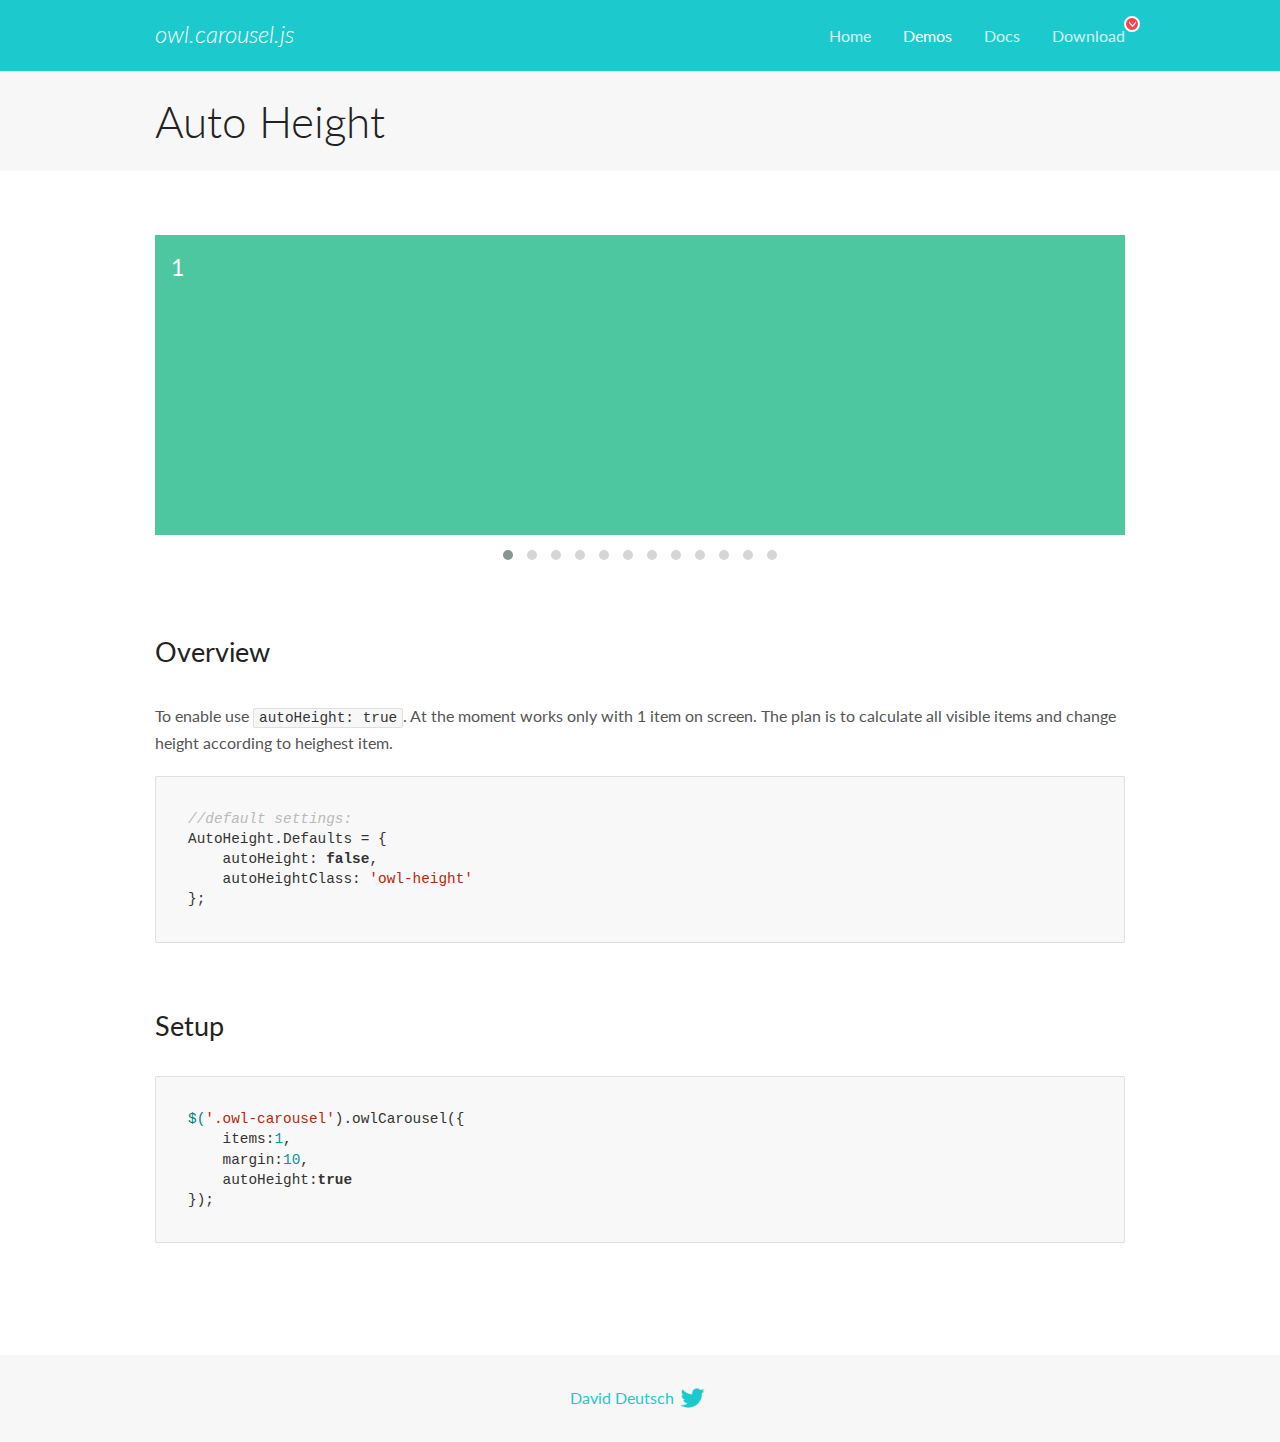
<file: owlcarousel/docs/demos/autoheight.html>
<!DOCTYPE html>
<html lang="en">
  <head>

    <!-- head -->
    <meta charset="utf-8">
    <meta name="msapplication-tap-highlight" content="no" />
    <meta name="viewport" content="width=device-width, initial-scale=1.0" />
    <meta name="description" content="autoHeight usage demo">
    <meta name="author" content="David Deutsch">
    <title>
      Auto Height Demo | Owl Carousel | 2.3.4
    </title>

    <!-- Stylesheets -->
    <link href='https://fonts.googleapis.com/css?family=Lato:300,400,700,400italic,300italic' rel='stylesheet' type='text/css'>
    <link rel="stylesheet" href="../assets/css/docs.theme.min.css">

    <!-- Owl Stylesheets -->
    <link rel="stylesheet" href="../assets/owlcarousel/assets/owl.carousel.min.css">
    <link rel="stylesheet" href="../assets/owlcarousel/assets/owl.theme.default.min.css">

    <!-- HTML5 shim and Respond.js IE8 support of HTML5 elements and media queries -->

    <!--[if lt IE 9]>
      <script src="https://oss.maxcdn.com/libs/html5shiv/3.7.0/html5shiv.js"></script>
      <script src="https://oss.maxcdn.com/libs/respond.js/1.3.0/respond.min.js"></script>
    <![endif]-->

    <!-- Favicons -->
    <link rel="apple-touch-icon-precomposed" sizes="144x144" href="../assets/ico/apple-touch-icon-144-precomposed.png">
    <link rel="shortcut icon" href="../assets/ico/favicon.png">
    <link rel="shortcut icon" href="favicon.ico">

    <!-- Yeah i know js should not be in header. Its required for demos.-->

    <!-- javascript -->
    <script src="../assets/vendors/jquery.min.js"></script>
    <script src="../assets/owlcarousel/owl.carousel.js"></script>
  </head>
  <body>

    <!-- header -->
    <header class="header">
      <div class="row">
        <div class="large-12 columns">
          <div class="brand left">
            <h3>
              <a href="/OwlCarousel2/">owl.carousel.js</a> 
            </h3>
          </div>
          <a id="toggle-nav" class="right">
            <span></span> <span></span> <span></span> 
          </a> 
          <div class="nav-bar">
            <ul class="clearfix">
              <li> <a href="/OwlCarousel2/index.html">Home</a>  </li>
              <li class="active">
                <a href="/OwlCarousel2/demos/demos.html">Demos</a> 
              </li>
              <li> <a href="/OwlCarousel2/docs/started-welcome.html">Docs</a>  </li>
              <li>
                <a href="https://github.com/OwlCarousel2/OwlCarousel2/archive/2.3.4.zip">Download</a> 
                <span class="download"></span> 
              </li>
            </ul>
          </div>
        </div>
      </div>
    </header>

    <!-- title -->
    <section class="title">
      <div class="row">
        <div class="large-12 columns">
          <h1>Auto Height</h1>
        </div>
      </div>
    </section>

    <!--  Demos -->
    <section id="demos">
      <div class="row">
        <div class="large-12 columns">
          <div class="owl-carousel owl-theme">
            <div class="item" style="height:300px">
              <h4>1</h4>
            </div>
            <div class="item" style="height:100px">
              <h4>2</h4>
            </div>
            <div class="item" style="height:500px">
              <h4>3</h4>
            </div>
            <div class="item" style="height:250px">
              <h4>4</h4>
            </div>
            <div class="item" style="height:400px">
              <h4>5</h4>
            </div>
            <div class="item" style="height:500px">
              <h4>6</h4>
            </div>
            <div class="item" style="height:600px">
              <h4>7</h4>
            </div>
            <div class="item" style="height:400px">
              <h4>8</h4>
            </div>
            <div class="item" style="height:300px">
              <h4>9</h4>
            </div>
            <div class="item" style="height:350px">
              <h4>10</h4>
            </div>
            <div class="item" style="height:200px">
              <h4>11</h4>
            </div>
            <div class="item" style="height:150px">
              <h4>12</h4>
            </div>
          </div>
          <h3 id="overview">Overview</h3>
          <p>To enable use <code>autoHeight: true</code>. At the moment works only with 1 item on screen. The plan is to calculate all visible items and change height according to heighest item.</p>
          <pre><code>//default settings:
AutoHeight.Defaults = {
    autoHeight: false,
    autoHeightClass: &#39;owl-height&#39;
};</code></pre>
          <h3 id="setup">Setup</h3>
          <pre><code>$(&#39;.owl-carousel&#39;).owlCarousel({
    items:1,
    margin:10,
    autoHeight:true
});</code></pre>
          <script>
            $(document).ready(function() {
              $('.owl-carousel').owlCarousel({
                items: 1,
                margin: 10,
                autoHeight: true
              });
            })
          </script>
        </div>
      </div>
    </section>

    <!-- footer -->
    <footer class="footer">
      <div class="row">
        <div class="large-12 columns">
          <h5>
            <a href="/OwlCarousel2/docs/support-contact.html">David Deutsch</a> 
            <a id="custom-tweet-button" href="https://twitter.com/share?url=https://github.com/OwlCarousel2/OwlCarousel2&text=Owl Carousel - This is so awesome! " target="_blank"></a> 
          </h5>
        </div>
      </div>
    </footer>

    <!-- vendors -->
    <script src="../assets/vendors/highlight.js"></script>
    <script src="../assets/js/app.js"></script>
  </body>
</html>
</file>
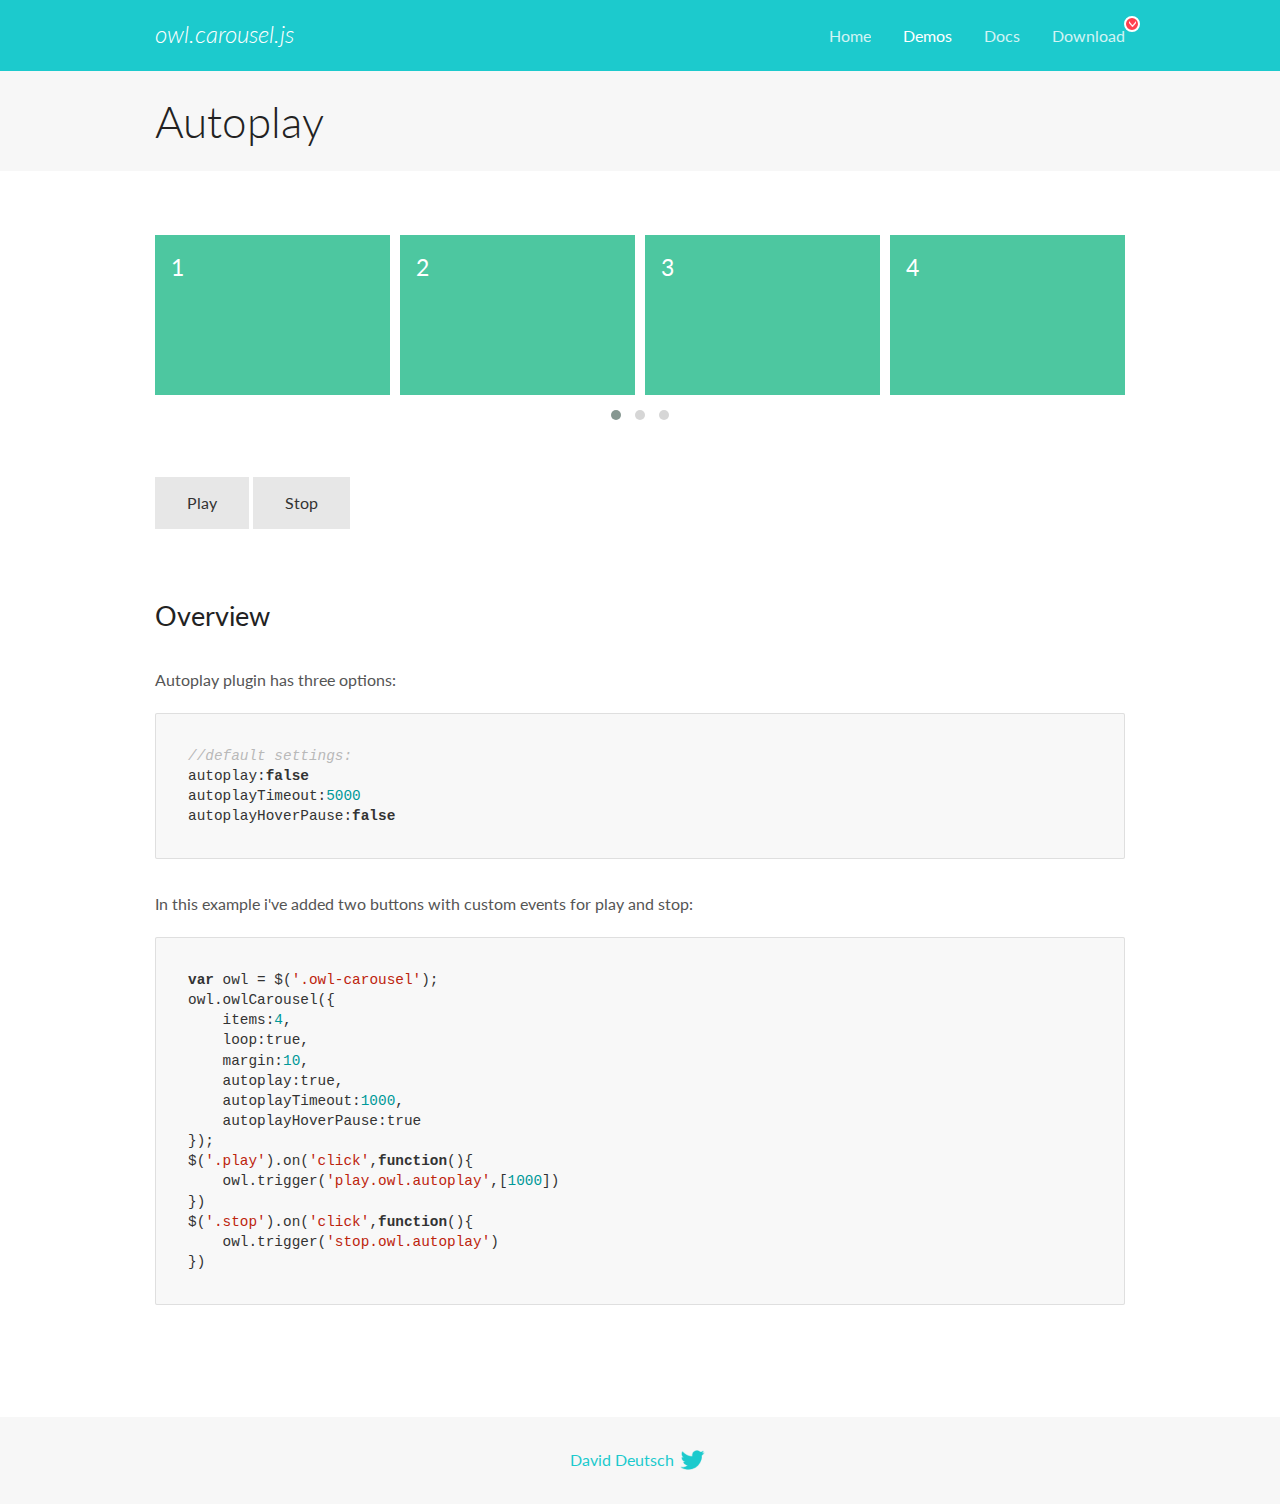
<file: owlcarousel/docs/demos/autoplay.html>
<!DOCTYPE html>
<html lang="en">
  <head>

    <!-- head -->
    <meta charset="utf-8">
    <meta name="msapplication-tap-highlight" content="no" />
    <meta name="viewport" content="width=device-width, initial-scale=1.0" />
    <meta name="description" content="Autoplay usage demo">
    <meta name="author" content="David Deutsch">
    <title>
      Autoplay Demo | Owl Carousel | 2.3.4
    </title>

    <!-- Stylesheets -->
    <link href='https://fonts.googleapis.com/css?family=Lato:300,400,700,400italic,300italic' rel='stylesheet' type='text/css'>
    <link rel="stylesheet" href="../assets/css/docs.theme.min.css">

    <!-- Owl Stylesheets -->
    <link rel="stylesheet" href="../assets/owlcarousel/assets/owl.carousel.min.css">
    <link rel="stylesheet" href="../assets/owlcarousel/assets/owl.theme.default.min.css">

    <!-- HTML5 shim and Respond.js IE8 support of HTML5 elements and media queries -->

    <!--[if lt IE 9]>
      <script src="https://oss.maxcdn.com/libs/html5shiv/3.7.0/html5shiv.js"></script>
      <script src="https://oss.maxcdn.com/libs/respond.js/1.3.0/respond.min.js"></script>
    <![endif]-->

    <!-- Favicons -->
    <link rel="apple-touch-icon-precomposed" sizes="144x144" href="../assets/ico/apple-touch-icon-144-precomposed.png">
    <link rel="shortcut icon" href="../assets/ico/favicon.png">
    <link rel="shortcut icon" href="favicon.ico">

    <!-- Yeah i know js should not be in header. Its required for demos.-->

    <!-- javascript -->
    <script src="../assets/vendors/jquery.min.js"></script>
    <script src="../assets/owlcarousel/owl.carousel.js"></script>
  </head>
  <body>

    <!-- header -->
    <header class="header">
      <div class="row">
        <div class="large-12 columns">
          <div class="brand left">
            <h3>
              <a href="/OwlCarousel2/">owl.carousel.js</a> 
            </h3>
          </div>
          <a id="toggle-nav" class="right">
            <span></span> <span></span> <span></span> 
          </a> 
          <div class="nav-bar">
            <ul class="clearfix">
              <li> <a href="/OwlCarousel2/index.html">Home</a>  </li>
              <li class="active">
                <a href="/OwlCarousel2/demos/demos.html">Demos</a> 
              </li>
              <li> <a href="/OwlCarousel2/docs/started-welcome.html">Docs</a>  </li>
              <li>
                <a href="https://github.com/OwlCarousel2/OwlCarousel2/archive/2.3.4.zip">Download</a> 
                <span class="download"></span> 
              </li>
            </ul>
          </div>
        </div>
      </div>
    </header>

    <!-- title -->
    <section class="title">
      <div class="row">
        <div class="large-12 columns">
          <h1>Autoplay</h1>
        </div>
      </div>
    </section>

    <!--  Demos -->
    <section id="demos">
      <div class="row">
        <div class="large-12 columns">
          <div class="owl-carousel owl-theme">
            <div class="item">
              <h4>1</h4>
            </div>
            <div class="item">
              <h4>2</h4>
            </div>
            <div class="item">
              <h4>3</h4>
            </div>
            <div class="item">
              <h4>4</h4>
            </div>
            <div class="item">
              <h4>5</h4>
            </div>
            <div class="item">
              <h4>6</h4>
            </div>
            <div class="item">
              <h4>7</h4>
            </div>
            <div class="item">
              <h4>8</h4>
            </div>
            <div class="item">
              <h4>9</h4>
            </div>
            <div class="item">
              <h4>10</h4>
            </div>
            <div class="item">
              <h4>11</h4>
            </div>
            <div class="item">
              <h4>12</h4>
            </div>
          </div>
          <a class="button secondary play">Play</a> 
          <a class="button secondary stop">Stop</a> 
          <h3 id="overview">Overview</h3>
          <p>Autoplay plugin has three options:</p>
          <pre><code>//default settings:
autoplay:false
autoplayTimeout:5000
autoplayHoverPause:false</code></pre>
          <p>In this example i&#39;ve added two buttons with custom events for play and stop:</p>
          <pre><code>var owl = $(&#39;.owl-carousel&#39;);
owl.owlCarousel({
    items:4,
    loop:true,
    margin:10,
    autoplay:true,
    autoplayTimeout:1000,
    autoplayHoverPause:true
});
$(&#39;.play&#39;).on(&#39;click&#39;,function(){
    owl.trigger(&#39;play.owl.autoplay&#39;,[1000])
})
$(&#39;.stop&#39;).on(&#39;click&#39;,function(){
    owl.trigger(&#39;stop.owl.autoplay&#39;)
})</code></pre>
          <script>
            $(document).ready(function() {
              var owl = $('.owl-carousel');
              owl.owlCarousel({
                items: 4,
                loop: true,
                margin: 10,
                autoplay: true,
                autoplayTimeout: 1000,
                autoplayHoverPause: true
              });
              $('.play').on('click', function() {
                owl.trigger('play.owl.autoplay', [1000])
              })
              $('.stop').on('click', function() {
                owl.trigger('stop.owl.autoplay')
              })
            })
          </script>
        </div>
      </div>
    </section>

    <!-- footer -->
    <footer class="footer">
      <div class="row">
        <div class="large-12 columns">
          <h5>
            <a href="/OwlCarousel2/docs/support-contact.html">David Deutsch</a> 
            <a id="custom-tweet-button" href="https://twitter.com/share?url=https://github.com/OwlCarousel2/OwlCarousel2&text=Owl Carousel - This is so awesome! " target="_blank"></a> 
          </h5>
        </div>
      </div>
    </footer>

    <!-- vendors -->
    <script src="../assets/vendors/highlight.js"></script>
    <script src="../assets/js/app.js"></script>
  </body>
</html>
</file>
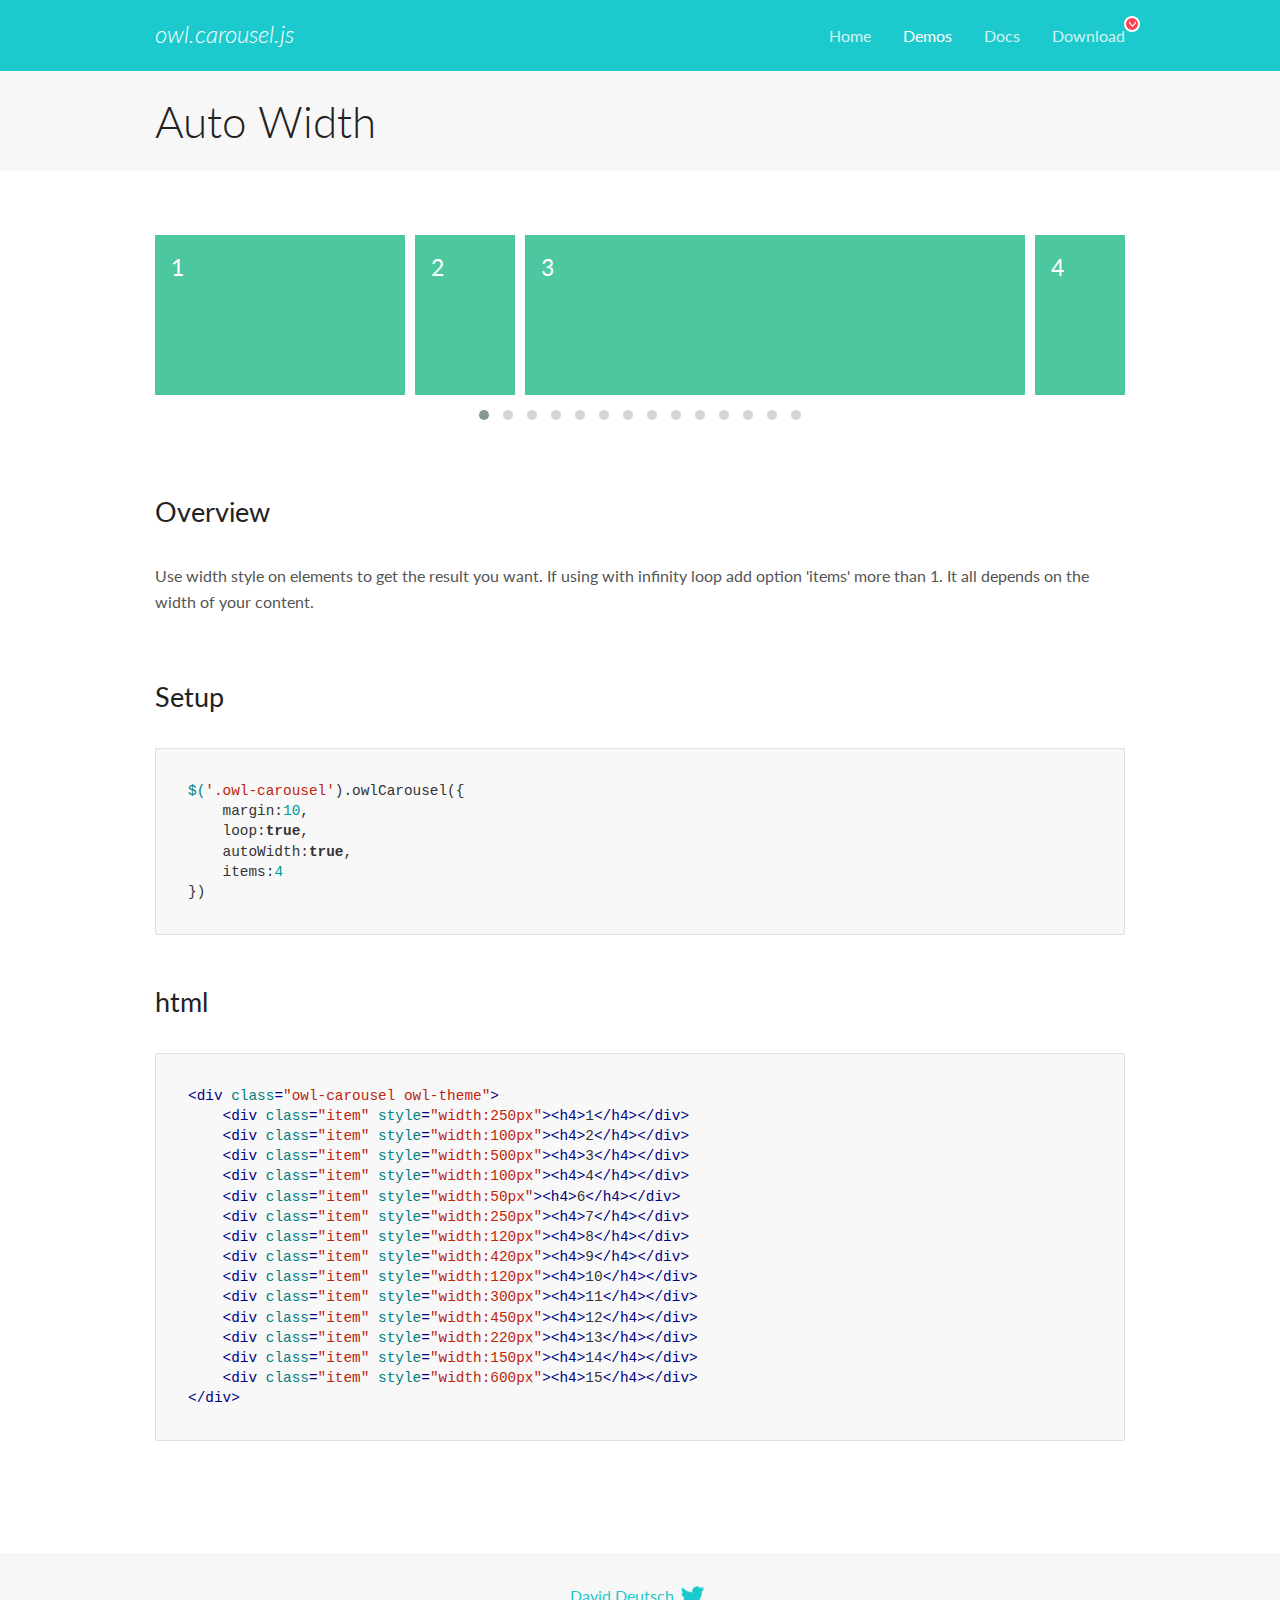
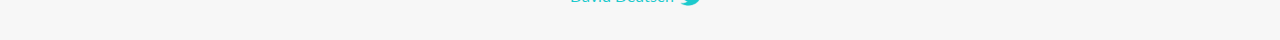
<file: owlcarousel/docs/demos/autowidth.html>
<!DOCTYPE html>
<html lang="en">
  <head>

    <!-- head -->
    <meta charset="utf-8">
    <meta name="msapplication-tap-highlight" content="no" />
    <meta name="viewport" content="width=device-width, initial-scale=1.0" />
    <meta name="description" content="Auto Width">
    <meta name="author" content="David Deutsch">
    <title>
      Auto Width Demo | Owl Carousel | 2.3.4
    </title>

    <!-- Stylesheets -->
    <link href='https://fonts.googleapis.com/css?family=Lato:300,400,700,400italic,300italic' rel='stylesheet' type='text/css'>
    <link rel="stylesheet" href="../assets/css/docs.theme.min.css">

    <!-- Owl Stylesheets -->
    <link rel="stylesheet" href="../assets/owlcarousel/assets/owl.carousel.min.css">
    <link rel="stylesheet" href="../assets/owlcarousel/assets/owl.theme.default.min.css">

    <!-- HTML5 shim and Respond.js IE8 support of HTML5 elements and media queries -->

    <!--[if lt IE 9]>
      <script src="https://oss.maxcdn.com/libs/html5shiv/3.7.0/html5shiv.js"></script>
      <script src="https://oss.maxcdn.com/libs/respond.js/1.3.0/respond.min.js"></script>
    <![endif]-->

    <!-- Favicons -->
    <link rel="apple-touch-icon-precomposed" sizes="144x144" href="../assets/ico/apple-touch-icon-144-precomposed.png">
    <link rel="shortcut icon" href="../assets/ico/favicon.png">
    <link rel="shortcut icon" href="favicon.ico">

    <!-- Yeah i know js should not be in header. Its required for demos.-->

    <!-- javascript -->
    <script src="../assets/vendors/jquery.min.js"></script>
    <script src="../assets/owlcarousel/owl.carousel.js"></script>
  </head>
  <body>

    <!-- header -->
    <header class="header">
      <div class="row">
        <div class="large-12 columns">
          <div class="brand left">
            <h3>
              <a href="/OwlCarousel2/">owl.carousel.js</a> 
            </h3>
          </div>
          <a id="toggle-nav" class="right">
            <span></span> <span></span> <span></span> 
          </a> 
          <div class="nav-bar">
            <ul class="clearfix">
              <li> <a href="/OwlCarousel2/index.html">Home</a>  </li>
              <li class="active">
                <a href="/OwlCarousel2/demos/demos.html">Demos</a> 
              </li>
              <li> <a href="/OwlCarousel2/docs/started-welcome.html">Docs</a>  </li>
              <li>
                <a href="https://github.com/OwlCarousel2/OwlCarousel2/archive/2.3.4.zip">Download</a> 
                <span class="download"></span> 
              </li>
            </ul>
          </div>
        </div>
      </div>
    </header>

    <!-- title -->
    <section class="title">
      <div class="row">
        <div class="large-12 columns">
          <h1>Auto Width</h1>
        </div>
      </div>
    </section>

    <!--  Demos -->
    <section id="demos">
      <div class="row">
        <div class="large-12 columns">
          <div class="owl-carousel owl-theme">
            <div class="item" style="width:250px">
              <h4>1</h4>
            </div>
            <div class="item" style="width:100px">
              <h4>2</h4>
            </div>
            <div class="item" style="width:500px">
              <h4>3</h4>
            </div>
            <div class="item" style="width:100px">
              <h4>4</h4>
            </div>
            <div class="item" style="width:50px">
              <h4>6</h4>
            </div>
            <div class="item" style="width:250px">
              <h4>7</h4>
            </div>
            <div class="item" style="width:120px">
              <h4>8</h4>
            </div>
            <div class="item" style="width:420px">
              <h4>9</h4>
            </div>
            <div class="item" style="width:120px">
              <h4>10</h4>
            </div>
            <div class="item" style="width:300px">
              <h4>11</h4>
            </div>
            <div class="item" style="width:450px">
              <h4>12</h4>
            </div>
            <div class="item" style="width:220px">
              <h4>13</h4>
            </div>
            <div class="item" style="width:150px">
              <h4>14</h4>
            </div>
            <div class="item" style="width:600px">
              <h4>15</h4>
            </div>
          </div>
          <h3 id="overview">Overview</h3>
          <p>Use width style on elements to get the result you want. If using with infinity loop add option &#39;items&#39; more than 1. It all depends on the width of your content.</p>
          <h3 id="setup">Setup</h3>
          <pre><code>$(&#39;.owl-carousel&#39;).owlCarousel({
    margin:10,
    loop:true,
    autoWidth:true,
    items:4
})</code></pre>
          <h3 id="html">html</h3>
          <pre><code>&lt;div class=&quot;owl-carousel owl-theme&quot;&gt;
    &lt;div class=&quot;item&quot; style=&quot;width:250px&quot;&gt;&lt;h4&gt;1&lt;/h4&gt;&lt;/div&gt;
    &lt;div class=&quot;item&quot; style=&quot;width:100px&quot;&gt;&lt;h4&gt;2&lt;/h4&gt;&lt;/div&gt;
    &lt;div class=&quot;item&quot; style=&quot;width:500px&quot;&gt;&lt;h4&gt;3&lt;/h4&gt;&lt;/div&gt;
    &lt;div class=&quot;item&quot; style=&quot;width:100px&quot;&gt;&lt;h4&gt;4&lt;/h4&gt;&lt;/div&gt;
    &lt;div class=&quot;item&quot; style=&quot;width:50px&quot;&gt;&lt;h4&gt;6&lt;/h4&gt;&lt;/div&gt;
    &lt;div class=&quot;item&quot; style=&quot;width:250px&quot;&gt;&lt;h4&gt;7&lt;/h4&gt;&lt;/div&gt;
    &lt;div class=&quot;item&quot; style=&quot;width:120px&quot;&gt;&lt;h4&gt;8&lt;/h4&gt;&lt;/div&gt;
    &lt;div class=&quot;item&quot; style=&quot;width:420px&quot;&gt;&lt;h4&gt;9&lt;/h4&gt;&lt;/div&gt;
    &lt;div class=&quot;item&quot; style=&quot;width:120px&quot;&gt;&lt;h4&gt;10&lt;/h4&gt;&lt;/div&gt;
    &lt;div class=&quot;item&quot; style=&quot;width:300px&quot;&gt;&lt;h4&gt;11&lt;/h4&gt;&lt;/div&gt;
    &lt;div class=&quot;item&quot; style=&quot;width:450px&quot;&gt;&lt;h4&gt;12&lt;/h4&gt;&lt;/div&gt;
    &lt;div class=&quot;item&quot; style=&quot;width:220px&quot;&gt;&lt;h4&gt;13&lt;/h4&gt;&lt;/div&gt;
    &lt;div class=&quot;item&quot; style=&quot;width:150px&quot;&gt;&lt;h4&gt;14&lt;/h4&gt;&lt;/div&gt;
    &lt;div class=&quot;item&quot; style=&quot;width:600px&quot;&gt;&lt;h4&gt;15&lt;/h4&gt;&lt;/div&gt;
&lt;/div&gt;</code></pre>
          <script>
            $(document).ready(function() {
              $('.owl-carousel').owlCarousel({
                margin: 10,
                loop: true,
                autoWidth: true,
                items: 4
              })
            })
          </script>
        </div>
      </div>
    </section>

    <!-- footer -->
    <footer class="footer">
      <div class="row">
        <div class="large-12 columns">
          <h5>
            <a href="/OwlCarousel2/docs/support-contact.html">David Deutsch</a> 
            <a id="custom-tweet-button" href="https://twitter.com/share?url=https://github.com/OwlCarousel2/OwlCarousel2&text=Owl Carousel - This is so awesome! " target="_blank"></a> 
          </h5>
        </div>
      </div>
    </footer>

    <!-- vendors -->
    <script src="../assets/vendors/highlight.js"></script>
    <script src="../assets/js/app.js"></script>
  </body>
</html>
</file>
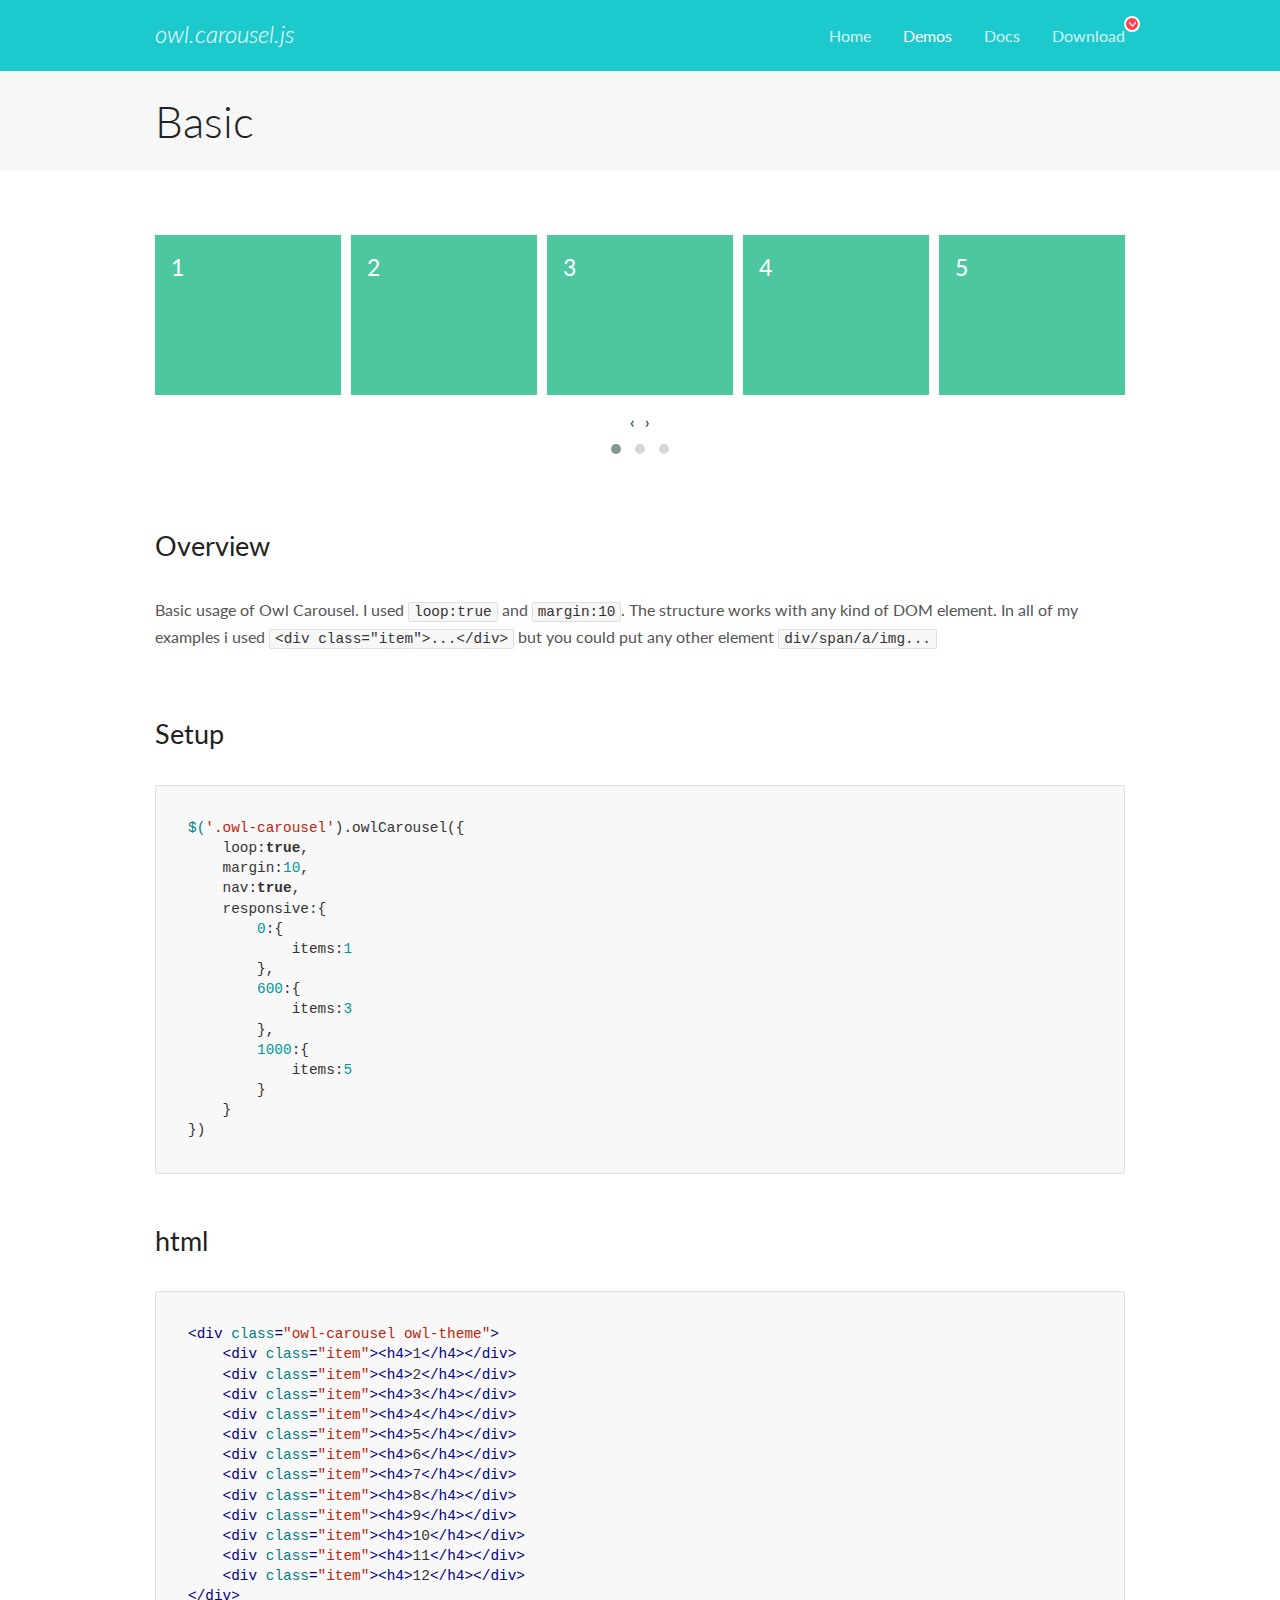
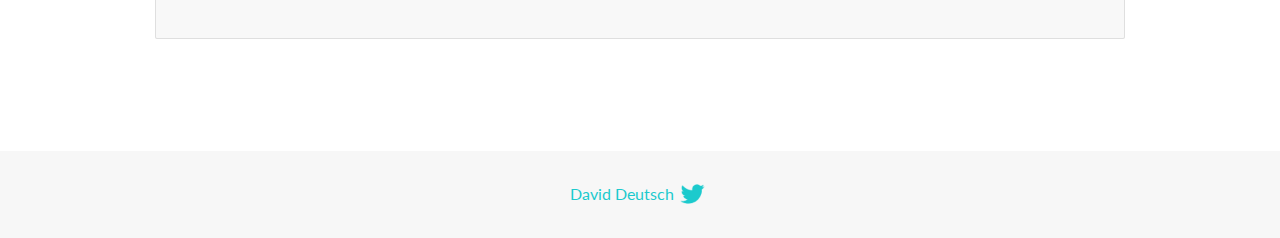
<file: owlcarousel/docs/demos/basic.html>
<!DOCTYPE html>
<html lang="en">
  <head>

    <!-- head -->
    <meta charset="utf-8">
    <meta name="msapplication-tap-highlight" content="no" />
    <meta name="viewport" content="width=device-width, initial-scale=1.0" />
    <meta name="description" content="Basic usage demo">
    <meta name="author" content="David Deutsch">
    <title>
      Basic Demo | Owl Carousel | 2.3.4
    </title>

    <!-- Stylesheets -->
    <link href='https://fonts.googleapis.com/css?family=Lato:300,400,700,400italic,300italic' rel='stylesheet' type='text/css'>
    <link rel="stylesheet" href="../assets/css/docs.theme.min.css">

    <!-- Owl Stylesheets -->
    <link rel="stylesheet" href="../assets/owlcarousel/assets/owl.carousel.min.css">
    <link rel="stylesheet" href="../assets/owlcarousel/assets/owl.theme.default.min.css">

    <!-- HTML5 shim and Respond.js IE8 support of HTML5 elements and media queries -->

    <!--[if lt IE 9]>
      <script src="https://oss.maxcdn.com/libs/html5shiv/3.7.0/html5shiv.js"></script>
      <script src="https://oss.maxcdn.com/libs/respond.js/1.3.0/respond.min.js"></script>
    <![endif]-->

    <!-- Favicons -->
    <link rel="apple-touch-icon-precomposed" sizes="144x144" href="../assets/ico/apple-touch-icon-144-precomposed.png">
    <link rel="shortcut icon" href="../assets/ico/favicon.png">
    <link rel="shortcut icon" href="favicon.ico">

    <!-- Yeah i know js should not be in header. Its required for demos.-->

    <!-- javascript -->
    <script src="../assets/vendors/jquery.min.js"></script>
    <script src="../assets/owlcarousel/owl.carousel.js"></script>
  </head>
  <body>

    <!-- header -->
    <header class="header">
      <div class="row">
        <div class="large-12 columns">
          <div class="brand left">
            <h3>
              <a href="/OwlCarousel2/">owl.carousel.js</a> 
            </h3>
          </div>
          <a id="toggle-nav" class="right">
            <span></span> <span></span> <span></span> 
          </a> 
          <div class="nav-bar">
            <ul class="clearfix">
              <li> <a href="/OwlCarousel2/index.html">Home</a>  </li>
              <li class="active">
                <a href="/OwlCarousel2/demos/demos.html">Demos</a> 
              </li>
              <li> <a href="/OwlCarousel2/docs/started-welcome.html">Docs</a>  </li>
              <li>
                <a href="https://github.com/OwlCarousel2/OwlCarousel2/archive/2.3.4.zip">Download</a> 
                <span class="download"></span> 
              </li>
            </ul>
          </div>
        </div>
      </div>
    </header>

    <!-- title -->
    <section class="title">
      <div class="row">
        <div class="large-12 columns">
          <h1>Basic</h1>
        </div>
      </div>
    </section>

    <!--  Demos -->
    <section id="demos">
      <div class="row">
        <div class="large-12 columns">
          <div class="owl-carousel owl-theme">
            <div class="item">
              <h4>1</h4>
            </div>
            <div class="item">
              <h4>2</h4>
            </div>
            <div class="item">
              <h4>3</h4>
            </div>
            <div class="item">
              <h4>4</h4>
            </div>
            <div class="item">
              <h4>5</h4>
            </div>
            <div class="item">
              <h4>6</h4>
            </div>
            <div class="item">
              <h4>7</h4>
            </div>
            <div class="item">
              <h4>8</h4>
            </div>
            <div class="item">
              <h4>9</h4>
            </div>
            <div class="item">
              <h4>10</h4>
            </div>
            <div class="item">
              <h4>11</h4>
            </div>
            <div class="item">
              <h4>12</h4>
            </div>
          </div>
          <h3 id="overview">Overview</h3>
          <p>Basic usage of Owl Carousel. I used <code>loop:true</code> and <code>margin:10</code>. The structure works with any kind of DOM element. In all of my examples i used <code>&lt;div class=&quot;item&quot;&gt;...&lt;/div&gt;</code> but you could
            put any other element <code>div/span/a/img...</code></p>
          <h3 id="setup">Setup</h3>
          <pre><code>$(&#39;.owl-carousel&#39;).owlCarousel({
    loop:true,
    margin:10,
    nav:true,
    responsive:{
        0:{
            items:1
        },
        600:{
            items:3
        },
        1000:{
            items:5
        }
    }
})</code></pre>
          <h3 id="html">html</h3>
          <pre><code>&lt;div class=&quot;owl-carousel owl-theme&quot;&gt;
    &lt;div class=&quot;item&quot;&gt;&lt;h4&gt;1&lt;/h4&gt;&lt;/div&gt;
    &lt;div class=&quot;item&quot;&gt;&lt;h4&gt;2&lt;/h4&gt;&lt;/div&gt;
    &lt;div class=&quot;item&quot;&gt;&lt;h4&gt;3&lt;/h4&gt;&lt;/div&gt;
    &lt;div class=&quot;item&quot;&gt;&lt;h4&gt;4&lt;/h4&gt;&lt;/div&gt;
    &lt;div class=&quot;item&quot;&gt;&lt;h4&gt;5&lt;/h4&gt;&lt;/div&gt;
    &lt;div class=&quot;item&quot;&gt;&lt;h4&gt;6&lt;/h4&gt;&lt;/div&gt;
    &lt;div class=&quot;item&quot;&gt;&lt;h4&gt;7&lt;/h4&gt;&lt;/div&gt;
    &lt;div class=&quot;item&quot;&gt;&lt;h4&gt;8&lt;/h4&gt;&lt;/div&gt;
    &lt;div class=&quot;item&quot;&gt;&lt;h4&gt;9&lt;/h4&gt;&lt;/div&gt;
    &lt;div class=&quot;item&quot;&gt;&lt;h4&gt;10&lt;/h4&gt;&lt;/div&gt;
    &lt;div class=&quot;item&quot;&gt;&lt;h4&gt;11&lt;/h4&gt;&lt;/div&gt;
    &lt;div class=&quot;item&quot;&gt;&lt;h4&gt;12&lt;/h4&gt;&lt;/div&gt;
&lt;/div&gt;</code></pre>
          <script>
            $(document).ready(function() {
              var owl = $('.owl-carousel');
              owl.owlCarousel({
                margin: 10,
                nav: true,
                loop: true,
                responsive: {
                  0: {
                    items: 1
                  },
                  600: {
                    items: 3
                  },
                  1000: {
                    items: 5
                  }
                }
              })
            })
          </script>
        </div>
      </div>
    </section>

    <!-- footer -->
    <footer class="footer">
      <div class="row">
        <div class="large-12 columns">
          <h5>
            <a href="/OwlCarousel2/docs/support-contact.html">David Deutsch</a> 
            <a id="custom-tweet-button" href="https://twitter.com/share?url=https://github.com/OwlCarousel2/OwlCarousel2&text=Owl Carousel - This is so awesome! " target="_blank"></a> 
          </h5>
        </div>
      </div>
    </footer>

    <!-- vendors -->
    <script src="../assets/vendors/highlight.js"></script>
    <script src="../assets/js/app.js"></script>
  </body>
</html>
</file>
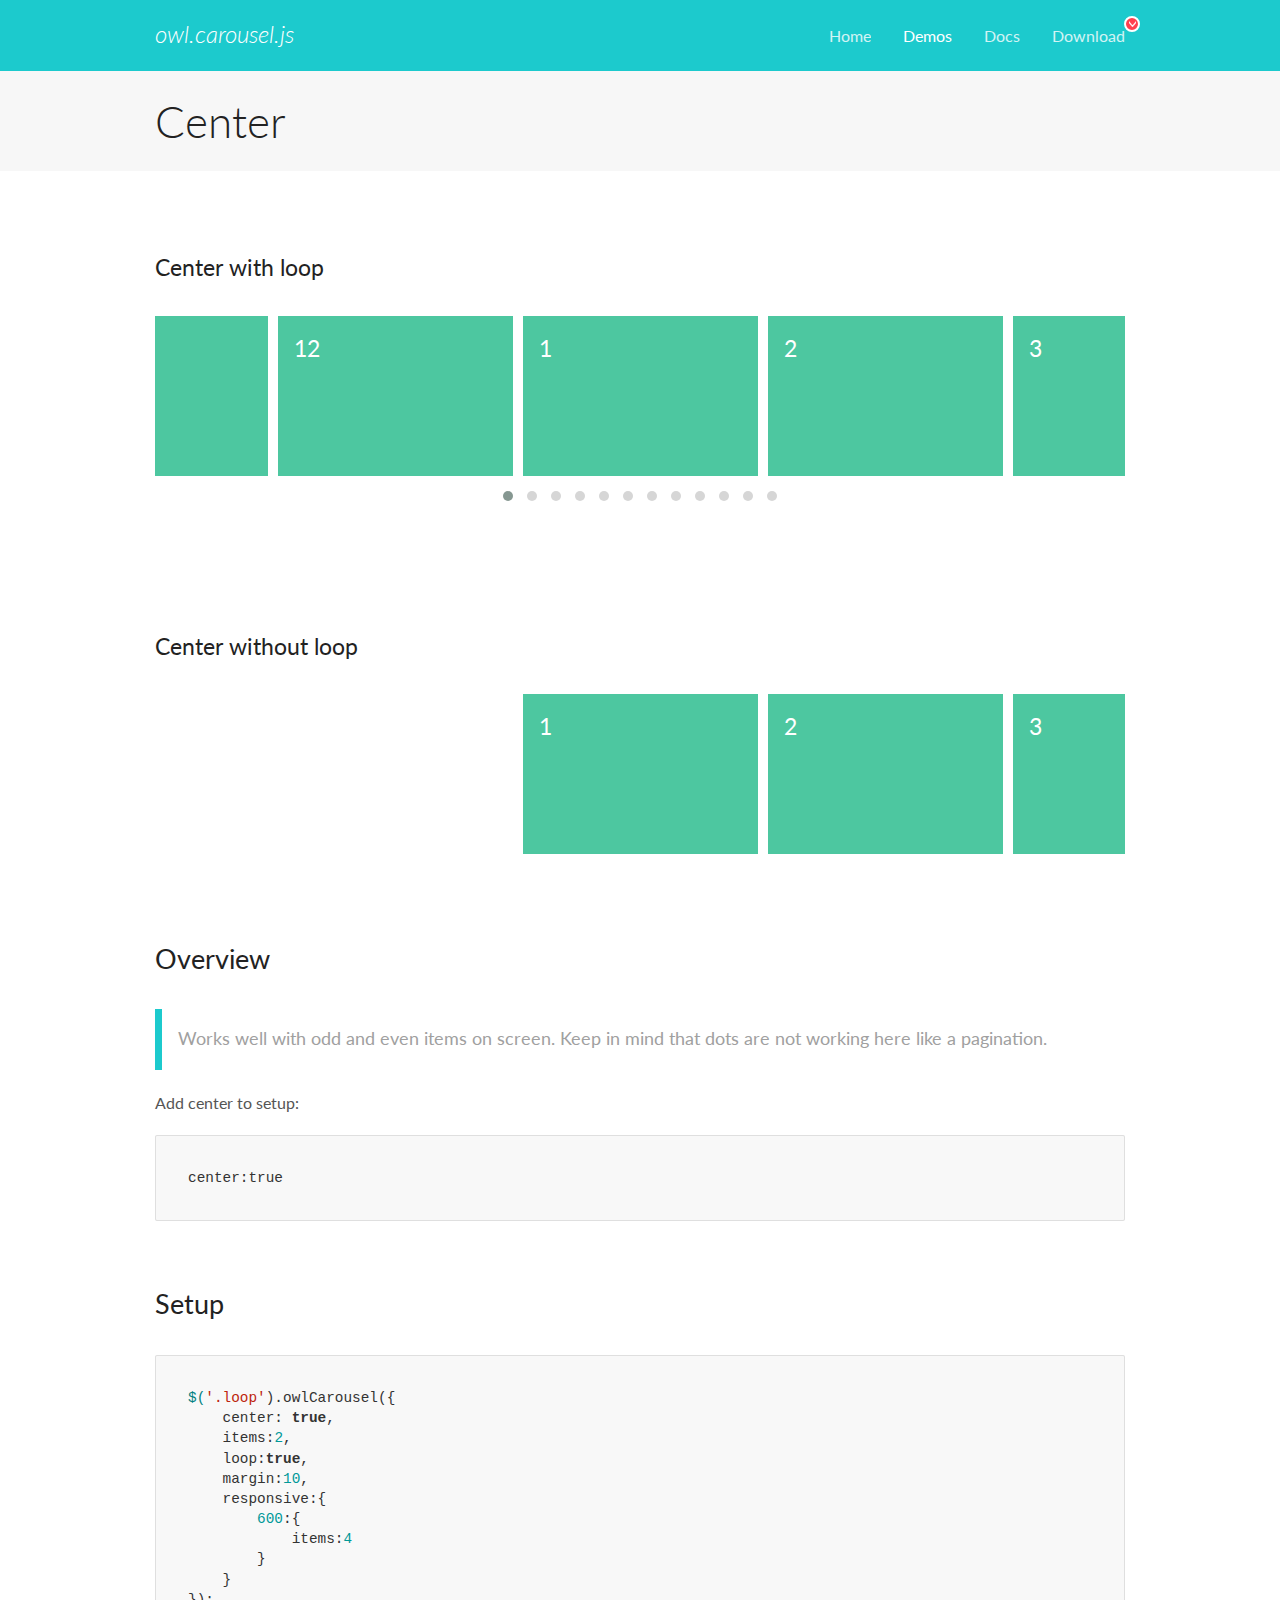
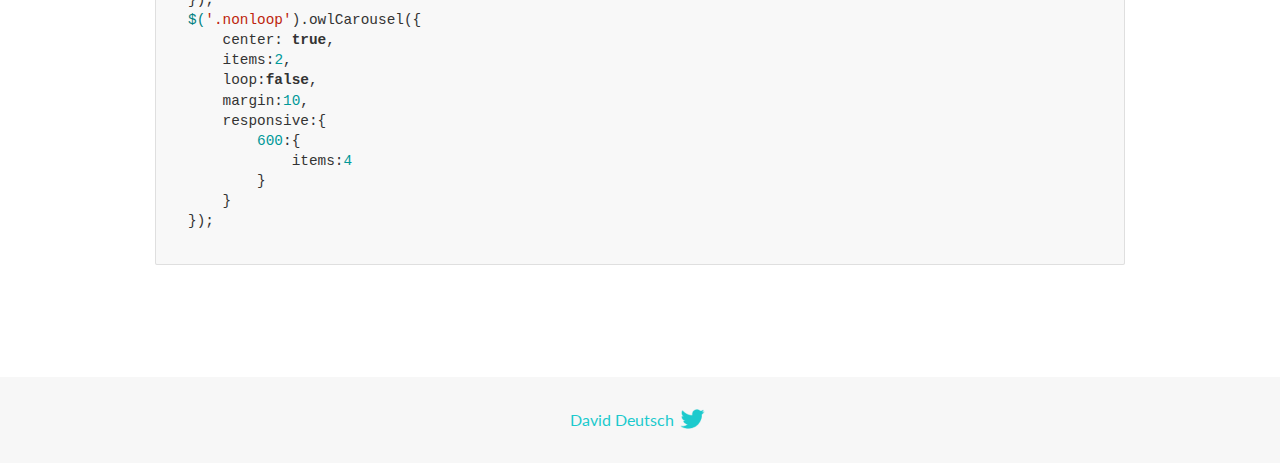
<file: owlcarousel/docs/demos/center.html>
<!DOCTYPE html>
<html lang="en">
  <head>

    <!-- head -->
    <meta charset="utf-8">
    <meta name="msapplication-tap-highlight" content="no" />
    <meta name="viewport" content="width=device-width, initial-scale=1.0" />
    <meta name="description" content="Center carousel">
    <meta name="author" content="David Deutsch">
    <title>
      Center Demo | Owl Carousel | 2.3.4
    </title>

    <!-- Stylesheets -->
    <link href='https://fonts.googleapis.com/css?family=Lato:300,400,700,400italic,300italic' rel='stylesheet' type='text/css'>
    <link rel="stylesheet" href="../assets/css/docs.theme.min.css">

    <!-- Owl Stylesheets -->
    <link rel="stylesheet" href="../assets/owlcarousel/assets/owl.carousel.min.css">
    <link rel="stylesheet" href="../assets/owlcarousel/assets/owl.theme.default.min.css">

    <!-- HTML5 shim and Respond.js IE8 support of HTML5 elements and media queries -->

    <!--[if lt IE 9]>
      <script src="https://oss.maxcdn.com/libs/html5shiv/3.7.0/html5shiv.js"></script>
      <script src="https://oss.maxcdn.com/libs/respond.js/1.3.0/respond.min.js"></script>
    <![endif]-->

    <!-- Favicons -->
    <link rel="apple-touch-icon-precomposed" sizes="144x144" href="../assets/ico/apple-touch-icon-144-precomposed.png">
    <link rel="shortcut icon" href="../assets/ico/favicon.png">
    <link rel="shortcut icon" href="favicon.ico">

    <!-- Yeah i know js should not be in header. Its required for demos.-->

    <!-- javascript -->
    <script src="../assets/vendors/jquery.min.js"></script>
    <script src="../assets/owlcarousel/owl.carousel.js"></script>
  </head>
  <body>

    <!-- header -->
    <header class="header">
      <div class="row">
        <div class="large-12 columns">
          <div class="brand left">
            <h3>
              <a href="/OwlCarousel2/">owl.carousel.js</a> 
            </h3>
          </div>
          <a id="toggle-nav" class="right">
            <span></span> <span></span> <span></span> 
          </a> 
          <div class="nav-bar">
            <ul class="clearfix">
              <li> <a href="/OwlCarousel2/index.html">Home</a>  </li>
              <li class="active">
                <a href="/OwlCarousel2/demos/demos.html">Demos</a> 
              </li>
              <li> <a href="/OwlCarousel2/docs/started-welcome.html">Docs</a>  </li>
              <li>
                <a href="https://github.com/OwlCarousel2/OwlCarousel2/archive/2.3.4.zip">Download</a> 
                <span class="download"></span> 
              </li>
            </ul>
          </div>
        </div>
      </div>
    </header>

    <!-- title -->
    <section class="title">
      <div class="row">
        <div class="large-12 columns">
          <h1>Center</h1>
        </div>
      </div>
    </section>

    <!--  Demos -->
    <section id="demos">
      <div class="row">
        <div class="large-12 columns">
          <h4 id="center-with-loop">Center with loop</h4>
          <div class="loop owl-carousel owl-theme">
            <div class="item">
              <h4>1</h4>
            </div>
            <div class="item">
              <h4>2</h4>
            </div>
            <div class="item">
              <h4>3</h4>
            </div>
            <div class="item">
              <h4>4</h4>
            </div>
            <div class="item">
              <h4>5</h4>
            </div>
            <div class="item">
              <h4>6</h4>
            </div>
            <div class="item">
              <h4>7</h4>
            </div>
            <div class="item">
              <h4>8</h4>
            </div>
            <div class="item">
              <h4>9</h4>
            </div>
            <div class="item">
              <h4>10</h4>
            </div>
            <div class="item">
              <h4>11</h4>
            </div>
            <div class="item">
              <h4>12</h4>
            </div>
          </div>
          <br>
          <h4 id="center-without-loop">Center without loop</h4>
          <div class="nonloop owl-carousel">
            <div class="item">
              <h4>1</h4>
            </div>
            <div class="item">
              <h4>2</h4>
            </div>
            <div class="item">
              <h4>3</h4>
            </div>
            <div class="item">
              <h4>4</h4>
            </div>
            <div class="item">
              <h4>5</h4>
            </div>
            <div class="item">
              <h4>6</h4>
            </div>
            <div class="item">
              <h4>7</h4>
            </div>
            <div class="item">
              <h4>8</h4>
            </div>
            <div class="item">
              <h4>9</h4>
            </div>
            <div class="item">
              <h4>10</h4>
            </div>
            <div class="item">
              <h4>11</h4>
            </div>
            <div class="item">
              <h4>12</h4>
            </div>
          </div>
          <h3 id="overview">Overview</h3>
          <blockquote>
            <p>Works well with odd and even items on screen. Keep in mind that dots are not working here like a pagination.</p>
          </blockquote>
          <p>Add center to setup:</p>
          <pre><code>center:true</code></pre>
          <h3 id="setup">Setup</h3>
          <pre><code>$(&#39;.loop&#39;).owlCarousel({
    center: true,
    items:2,
    loop:true,
    margin:10,
    responsive:{
        600:{
            items:4
        }
    }
});
$(&#39;.nonloop&#39;).owlCarousel({
    center: true,
    items:2,
    loop:false,
    margin:10,
    responsive:{
        600:{
            items:4
        }
    }
});</code></pre>
          <script>
            jQuery(document).ready(function($) {
              $('.loop').owlCarousel({
                center: true,
                items: 2,
                loop: true,
                margin: 10,
                responsive: {
                  600: {
                    items: 4
                  }
                }
              });
              $('.nonloop').owlCarousel({
                center: true,
                items: 2,
                loop: false,
                margin: 10,
                responsive: {
                  600: {
                    items: 4
                  }
                }
              });
            });
          </script>
        </div>
      </div>
    </section>

    <!-- footer -->
    <footer class="footer">
      <div class="row">
        <div class="large-12 columns">
          <h5>
            <a href="/OwlCarousel2/docs/support-contact.html">David Deutsch</a> 
            <a id="custom-tweet-button" href="https://twitter.com/share?url=https://github.com/OwlCarousel2/OwlCarousel2&text=Owl Carousel - This is so awesome! " target="_blank"></a> 
          </h5>
        </div>
      </div>
    </footer>

    <!-- vendors -->
    <script src="../assets/vendors/highlight.js"></script>
    <script src="../assets/js/app.js"></script>
  </body>
</html>
</file>
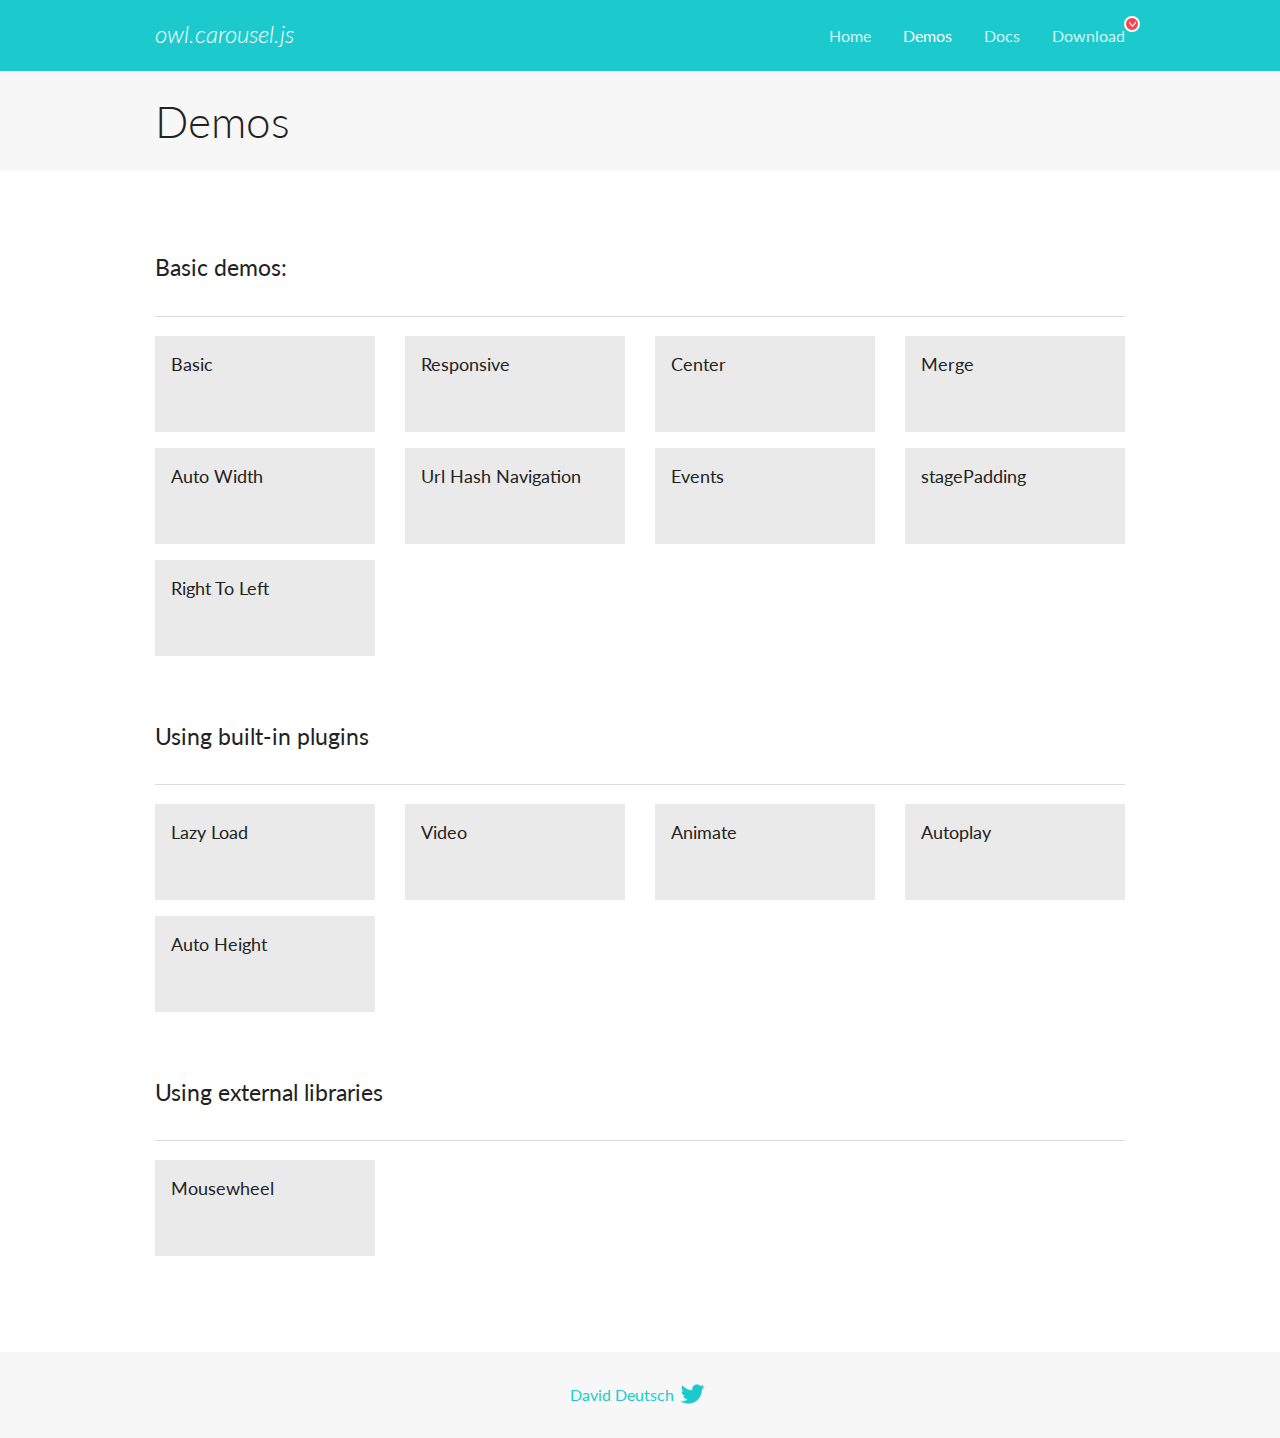
<file: owlcarousel/docs/demos/demos.html>
<!DOCTYPE html>
<html lang="en">
  <head>

    <!-- head -->
    <meta charset="utf-8">
    <meta name="msapplication-tap-highlight" content="no" />
    <meta name="viewport" content="width=device-width, initial-scale=1.0" />
    <meta name="description" content="A list of Owl Carousel examples.">
    <meta name="author" content="David Deutsch">
    <title>
      Demos | Owl Carousel | 2.3.4
    </title>

    <!-- Stylesheets -->
    <link href='https://fonts.googleapis.com/css?family=Lato:300,400,700,400italic,300italic' rel='stylesheet' type='text/css'>
    <link rel="stylesheet" href="../assets/css/docs.theme.min.css">

    <!-- Owl Stylesheets -->
    <link rel="stylesheet" href="../assets/owlcarousel/assets/owl.carousel.min.css">
    <link rel="stylesheet" href="../assets/owlcarousel/assets/owl.theme.default.min.css">

    <!-- HTML5 shim and Respond.js IE8 support of HTML5 elements and media queries -->

    <!--[if lt IE 9]>
      <script src="https://oss.maxcdn.com/libs/html5shiv/3.7.0/html5shiv.js"></script>
      <script src="https://oss.maxcdn.com/libs/respond.js/1.3.0/respond.min.js"></script>
    <![endif]-->

    <!-- Favicons -->
    <link rel="apple-touch-icon-precomposed" sizes="144x144" href="../assets/ico/apple-touch-icon-144-precomposed.png">
    <link rel="shortcut icon" href="../assets/ico/favicon.png">
    <link rel="shortcut icon" href="favicon.ico">

    <!-- Yeah i know js should not be in header. Its required for demos.-->

    <!-- javascript -->
    <script src="../assets/vendors/jquery.min.js"></script>
    <script src="../assets/owlcarousel/owl.carousel.js"></script>
  </head>
  <body>

    <!-- header -->
    <header class="header">
      <div class="row">
        <div class="large-12 columns">
          <div class="brand left">
            <h3>
              <a href="/OwlCarousel2/">owl.carousel.js</a> 
            </h3>
          </div>
          <a id="toggle-nav" class="right">
            <span></span> <span></span> <span></span> 
          </a> 
          <div class="nav-bar">
            <ul class="clearfix">
              <li> <a href="/OwlCarousel2/index.html">Home</a>  </li>
              <li class="active">
                <a href="/OwlCarousel2/demos/demos.html">Demos</a> 
              </li>
              <li> <a href="/OwlCarousel2/docs/started-welcome.html">Docs</a>  </li>
              <li>
                <a href="https://github.com/OwlCarousel2/OwlCarousel2/archive/2.3.4.zip">Download</a> 
                <span class="download"></span> 
              </li>
            </ul>
          </div>
        </div>
      </div>
    </header>

    <!-- title -->
    <section class="title">
      <div class="row">
        <div class="large-12 columns">
          <h1>Demos</h1>
        </div>
      </div>
    </section>

    <!--  Demos -->
    <section id="demos">
      <div class="row">
        <div class="large-12 columns">
          <h4 id="basic-demos-">Basic demos:</h4>
          <hr>
          <div class="demo-list">
            <div class="row">
              <div class="small-6 medium-4 large-3 columns">
                <a href="basic.html" class="demo-block">
                  <h5>Basic </h5>
                </a> 
              </div>
              <div class="small-6 medium-4 large-3 columns">
                <a href="responsive.html" class="demo-block">
                  <h5>Responsive </h5>
                </a> 
              </div>
              <div class="small-6 medium-4 large-3 columns">
                <a href="center.html" class="demo-block">
                  <h5>Center </h5>
                </a> 
              </div>
              <div class="small-6 medium-4 large-3 columns">
                <a href="merge.html" class="demo-block">
                  <h5>Merge </h5>
                </a> 
              </div>
              <div class="small-6 medium-4 large-3 columns">
                <a href="autowidth.html" class="demo-block">
                  <h5>Auto Width </h5>
                </a> 
              </div>
              <div class="small-6 medium-4 large-3 columns">
                <a href="urlhashnav.html" class="demo-block">
                  <h5>Url Hash Navigation </h5>
                </a> 
              </div>
              <div class="small-6 medium-4 large-3 columns">
                <a href="events.html" class="demo-block">
                  <h5>Events </h5>
                </a> 
              </div>
              <div class="small-6 medium-4 large-3 columns">
                <a href="stagepadding.html" class="demo-block">
                  <h5>stagePadding </h5>
                </a> 
              </div>
              <div class="small-6 medium-4 large-3 columns">
                <a href="rtl.html" class="demo-block">
                  <h5>Right To Left </h5>
                </a> 
              </div>
            </div>
          </div>
          <h4 id="using-built-in-plugins">Using built-in plugins</h4>
          <hr>
          <div class="demo-list">
            <div class="row">
              <div class="small-6 medium-4 large-3 columns">
                <a href="lazyLoad.html" class="demo-block">
                  <h5>Lazy Load </h5>
                </a> 
              </div>
              <div class="small-6 medium-4 large-3 columns">
                <a href="video.html" class="demo-block">
                  <h5>Video </h5>
                </a> 
              </div>
              <div class="small-6 medium-4 large-3 columns">
                <a href="animate.html" class="demo-block">
                  <h5>Animate </h5>
                </a> 
              </div>
              <div class="small-6 medium-4 large-3 columns">
                <a href="autoplay.html" class="demo-block">
                  <h5>Autoplay </h5>
                </a> 
              </div>
              <div class="small-6 medium-4 large-3 columns">
                <a href="autoheight.html" class="demo-block">
                  <h5>Auto Height </h5>
                </a> 
              </div>
            </div>
          </div>
          <h4 id="using-external-libraries">Using external libraries</h4>
          <hr>
          <div class="demo-list">
            <div class="row">
              <div class="small-6 medium-4 large-3 columns">
                <a href="mousewheel.html" class="demo-block">
                  <h5>Mousewheel </h5>
                </a> 
              </div>
            </div>
          </div>
        </div>
      </div>
    </section>

    <!-- footer -->
    <footer class="footer">
      <div class="row">
        <div class="large-12 columns">
          <h5>
            <a href="/OwlCarousel2/docs/support-contact.html">David Deutsch</a> 
            <a id="custom-tweet-button" href="https://twitter.com/share?url=https://github.com/OwlCarousel2/OwlCarousel2&text=Owl Carousel - This is so awesome! " target="_blank"></a> 
          </h5>
        </div>
      </div>
    </footer>

    <!-- vendors -->
    <script src="../assets/vendors/highlight.js"></script>
    <script src="../assets/js/app.js"></script>
  </body>
</html>
</file>
<file: css/index.css>
@import url(common.css);
@import url(header.css);
@import url(about.css);
@import url(ourburgers.css);
@import url(ingredients.css);
@import url(video.css);
@import url(touches.css);
@import url(ourapp.css);
@import url(services.css);
@import url(catering_page.css);
@import url(catering_request_blog.css);
@import url(contact_us_index.css);
@import url(bottom-carousel_index.css);
@import url(footer.css);
</file>
<file: css/contacts_page_import.css>
@import url(common.css);
@import url(header.css);
@import url(footer.css);
@import url(contacts_page.css);
@import url(contacts_page_main.css);
</file>
